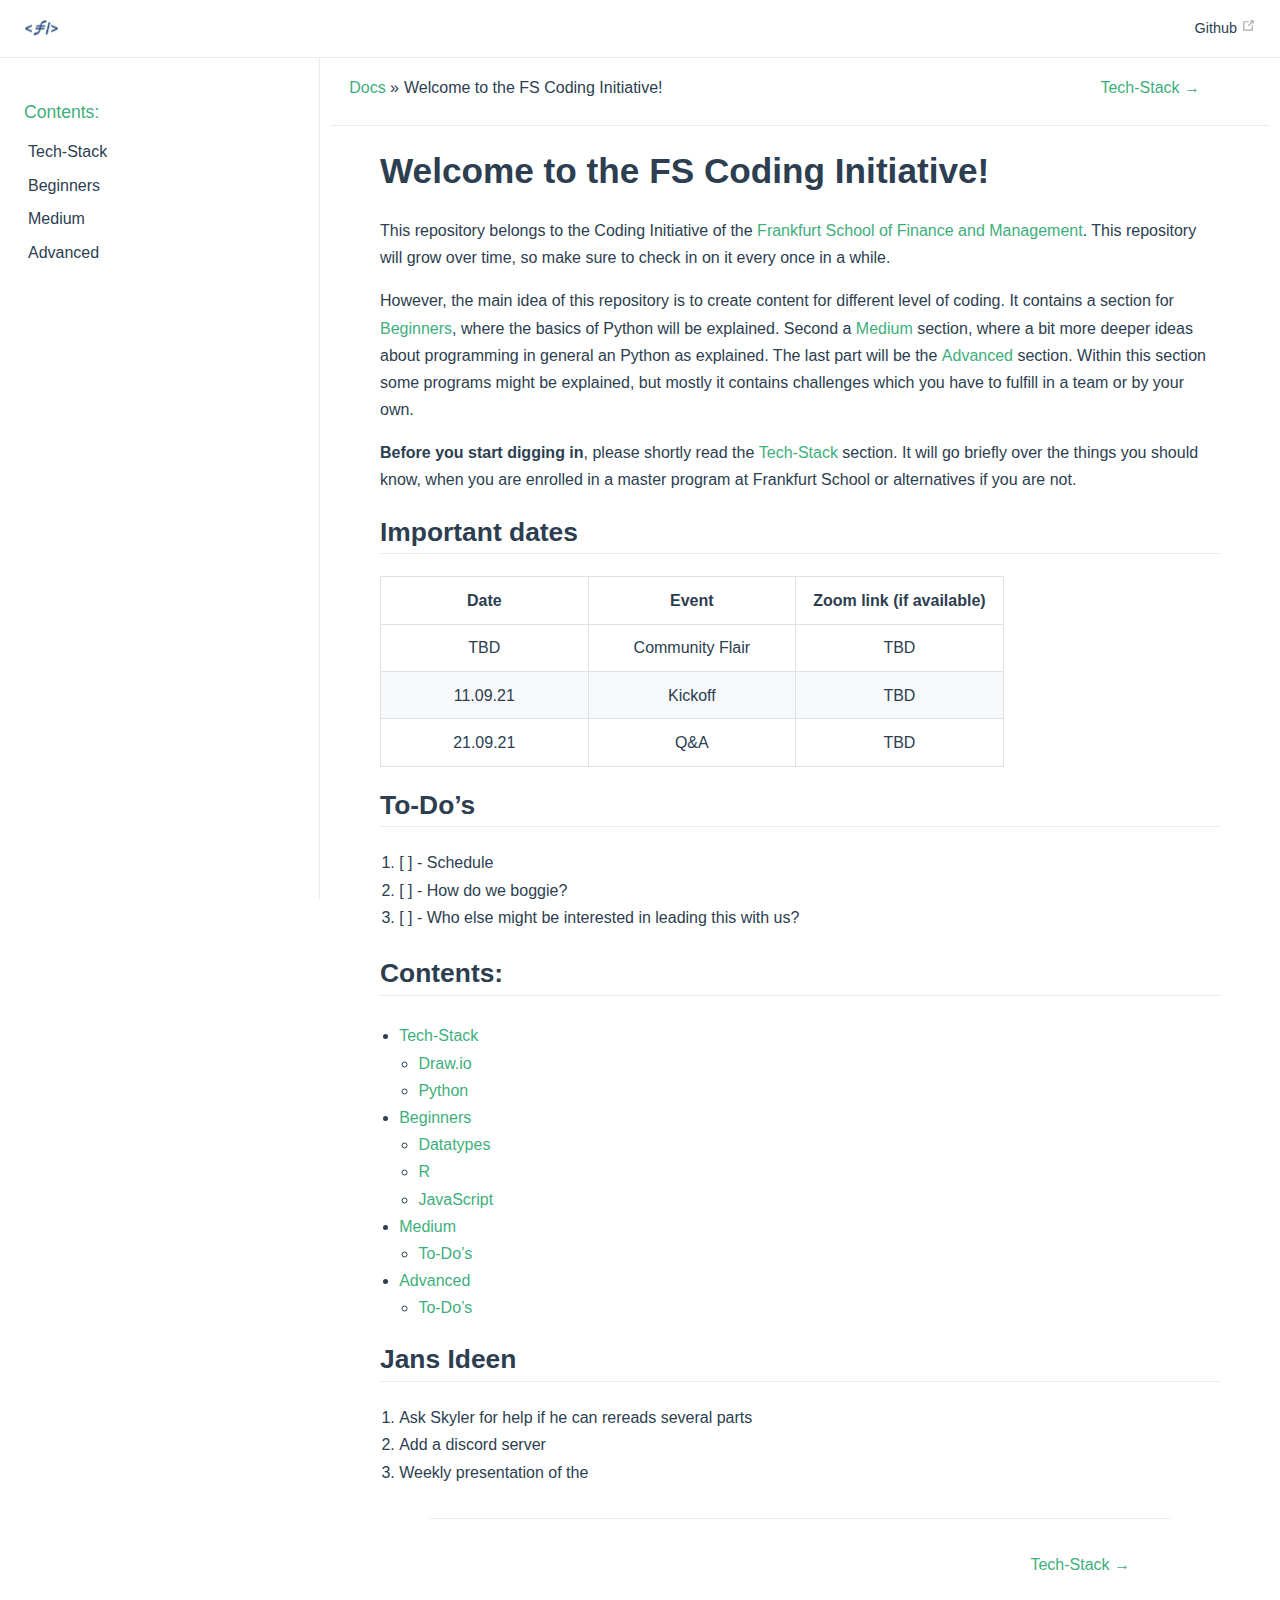
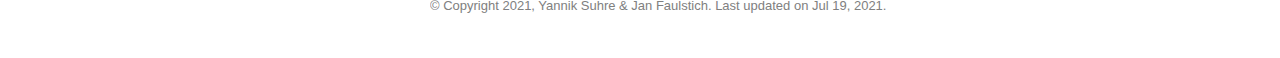
<file: docs/index.html>
<!DOCTYPE html>
<html >
  <head>
    <meta charset="utf-8">
    <meta name="viewport" content="width=device-width,initial-scale=1"><meta name="generator" content="Docutils 0.17.1: http://docutils.sourceforge.net/" />

      <title>Welcome to the FS Coding Initiative!</title>
    
          <link rel="stylesheet" href="_static/pygments.css" type="text/css" />
          <link rel="stylesheet" href="_static/theme.css " type="text/css" />
          <link rel="stylesheet" href="_static/custom.css" type="text/css" />
      
      <!-- sphinx script_files -->
        <script data-url_root="./" id="documentation_options" src="_static/documentation_options.js"></script>
        <script src="_static/jquery.js"></script>
        <script src="_static/underscore.js"></script>
        <script src="_static/doctools.js"></script>

      
      <!-- bundled in js (rollup iife) -->
      <!-- <script src="_static/theme-vendors.js"></script> -->
      <script src="_static/theme.js" defer></script>
    
      <link rel="shortcut icon" href="_static/logo.png"/>
  <link rel="index" title="Index" href="genindex.html" />
  <link rel="search" title="Search" href="search.html" />
  <link rel="next" title="Tech-Stack" href="set-up.html" /> 
  </head>

  <body>
    <div id="app">
    <div class="theme-container" :class="pageClasses"><navbar @toggle-sidebar="toggleSidebar">
  <router-link to="#" class="home-link">
    
      <img class="logo" src="_static/logo.png" alt="logo"/>
    
  </router-link>

  <div class="links">
    <navlinks class="can-hide">



  
    <div class="nav-item">
      <a href="https://github.com/FSCodingInitiative/Learning-Compendium"
        class="nav-link external">
          Github <outboundlink></outboundlink>
      </a>
    </div>
  

    </navlinks>
  </div>
</navbar>

      
      <div class="sidebar-mask" @click="toggleSidebar(false)">
      </div>
        <sidebar @toggle-sidebar="toggleSidebar">
          
          <navlinks>
            



  
    <div class="nav-item">
      <a href="https://github.com/FSCodingInitiative/Learning-Compendium"
        class="nav-link external">
          Github <outboundlink></outboundlink>
      </a>
    </div>
  

            
          </navlinks><div class="sidebar-links" role="navigation" aria-label="main navigation">
  
    <div class="sidebar-group">
      <p class="caption">
        <span class="caption-text"><a href="#to-do-s">Contents:</a></span>
      </p>
      <ul class="">
        
          <li class="toctree-l1 "><a href="set-up.html" class="reference internal ">Tech-Stack</a>

            
          </li>

        
          <li class="toctree-l1 "><a href="beginners.html" class="reference internal ">Beginners</a>

            
          </li>

        
          <li class="toctree-l1 "><a href="medium.html" class="reference internal ">Medium</a>

            
          </li>

        
          <li class="toctree-l1 "><a href="advanced.html" class="reference internal ">Advanced</a>

            
          </li>

        
      </ul>
    </div>
  
</div>
        </sidebar>

      <page>
          <div class="body-header" role="navigation" aria-label="navigation">
  
  <ul class="breadcrumbs">
    <li><a href="#">Docs</a> &raquo;</li>
    
    <li>Welcome to the FS Coding Initiative!</li>
  </ul>
  

  <ul class="page-nav">
  <li class="next">
    <a href="set-up.html"
       title="next chapter">Tech-Stack →</a>
  </li>
</ul>
  
</div>
<hr>
          <div class="content" role="main" v-pre>
            
  <section id="welcome-to-the-fs-coding-initiative">
<h1>Welcome to the FS Coding Initiative!<a class="headerlink" href="#welcome-to-the-fs-coding-initiative" title="Permalink to this headline">¶</a></h1>
<p>This repository belongs to the Coding Initiative of the
<a class="reference external" href="https://www.frankfurt-school.de/home">Frankfurt School of Finance and Management</a>.
This repository will grow over time, so make sure to check in on it every once
in a while.</p>
<p>However, the main idea of this repository is to create content for different
level of coding. It contains a section for <a class="reference internal" href="beginners.html#beginners"><span class="std std-ref">Beginners</span></a>, where the basics of
Python will be explained. Second a <a class="reference internal" href="medium.html#medium"><span class="std std-ref">Medium</span></a> section, where a bit more deeper
ideas about programming in general an Python as explained. The last part will be
the <a class="reference internal" href="advanced.html#advanced"><span class="std std-ref">Advanced</span></a> section. Within this section some programs might be explained,
but mostly it contains challenges which you have to fulfill in a team or by your
own.</p>
<p><strong>Before you start digging in</strong>, please shortly read the <a class="reference internal" href="set-up.html#tech-stack"><span class="std std-ref">Tech-Stack</span></a> section.
It will go briefly over the things you should know, when you are enrolled in
a master program at Frankfurt School or alternatives if you are not.</p>
<section id="important-dates">
<h2>Important dates<a class="headerlink" href="#important-dates" title="Permalink to this headline">¶</a></h2>
<table class="docutils align-default">
<colgroup>
<col style="width: 33%" />
<col style="width: 33%" />
<col style="width: 33%" />
</colgroup>
<thead>
<tr class="row-odd"><th class="head"><p>Date</p></th>
<th class="head"><p>Event</p></th>
<th class="head"><p>Zoom link (if available)</p></th>
</tr>
</thead>
<tbody>
<tr class="row-even"><td><p>TBD</p></td>
<td><p>Community Flair</p></td>
<td><p>TBD</p></td>
</tr>
<tr class="row-odd"><td><p>11.09.21</p></td>
<td><p>Kickoff</p></td>
<td><p>TBD</p></td>
</tr>
<tr class="row-even"><td><p>21.09.21</p></td>
<td><p>Q&amp;A</p></td>
<td><p>TBD</p></td>
</tr>
</tbody>
</table>
</section>
<section id="to-do-s">
<h2>To-Do’s<a class="headerlink" href="#to-do-s" title="Permalink to this headline">¶</a></h2>
<ol class="arabic simple">
<li><p>[ ] - Schedule</p></li>
<li><p>[ ] - How do we boggie?</p></li>
<li><p>[ ] - Who else might be interested in leading this with us?</p></li>
</ol>
<div class="toctree-wrapper compound">
<p class="caption" role="heading"><span class="caption-text">Contents:</span></p>
<ul>
<li class="toctree-l1"><a class="reference internal" href="set-up.html">Tech-Stack</a><ul>
<li class="toctree-l2"><a class="reference internal" href="set-up.html#draw-io">Draw.io</a></li>
<li class="toctree-l2"><a class="reference internal" href="set-up.html#python">Python</a></li>
</ul>
</li>
<li class="toctree-l1"><a class="reference internal" href="beginners.html">Beginners</a><ul>
<li class="toctree-l2"><a class="reference internal" href="datatypes.html">Datatypes</a></li>
<li class="toctree-l2"><a class="reference internal" href="beginners.html#r">R</a></li>
<li class="toctree-l2"><a class="reference internal" href="beginners.html#javascript">JavaScript</a></li>
</ul>
</li>
<li class="toctree-l1"><a class="reference internal" href="medium.html">Medium</a><ul>
<li class="toctree-l2"><a class="reference internal" href="medium.html#to-do-s">To-Do’s</a></li>
</ul>
</li>
<li class="toctree-l1"><a class="reference internal" href="advanced.html">Advanced</a><ul>
<li class="toctree-l2"><a class="reference internal" href="advanced.html#to-do-s">To-Do’s</a></li>
</ul>
</li>
</ul>
</div>
</section>
<section id="jans-ideen">
<h2>Jans Ideen<a class="headerlink" href="#jans-ideen" title="Permalink to this headline">¶</a></h2>
<ol class="arabic simple">
<li><p>Ask Skyler for help if he can rereads several parts</p></li>
<li><p>Add a discord server</p></li>
<li><p>Weekly presentation of the</p></li>
</ol>
</section>
</section>


          </div>
          <div class="page-nav">
            <div class="inner"><ul class="page-nav">
  <li class="next">
    <a href="set-up.html"
       title="next chapter">Tech-Stack →</a>
  </li>
</ul><div class="footer" role="contentinfo">
      &#169; Copyright 2021, Yannik Suhre &amp; Jan Faulstich.
    Last updated on Jul 19, 2021.
</div>
            </div>
          </div>
      </page>
    </div></div>
    
    
  </body>
</html>
</file>
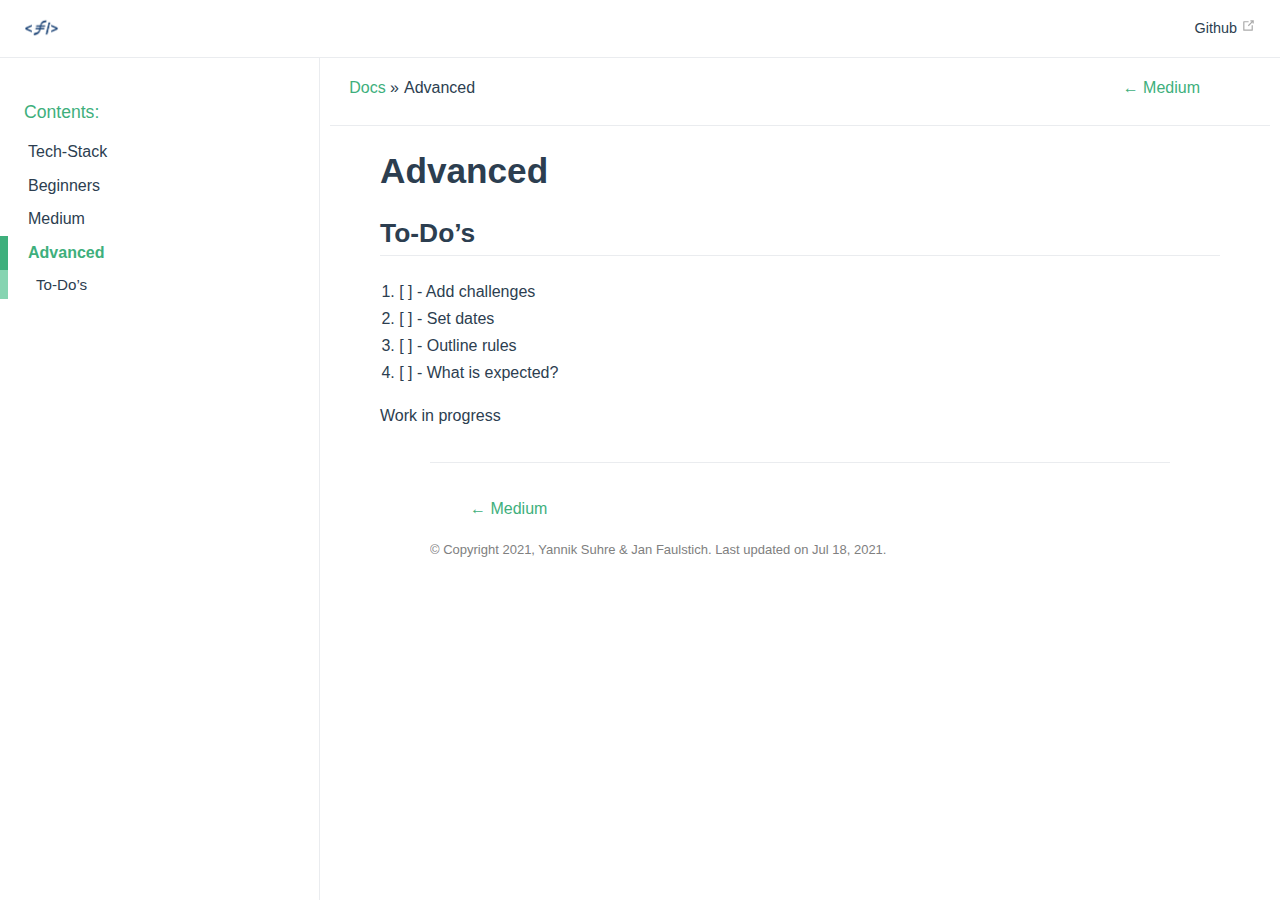
<file: docs/advanced.html>
<!DOCTYPE html>
<html >
  <head>
    <meta charset="utf-8">
    <meta name="viewport" content="width=device-width,initial-scale=1"><meta name="generator" content="Docutils 0.17.1: http://docutils.sourceforge.net/" />

      <title>Advanced</title>
    
          <link rel="stylesheet" href="_static/pygments.css" type="text/css" />
          <link rel="stylesheet" href="_static/theme.css " type="text/css" />
          <link rel="stylesheet" href="_static/custom.css" type="text/css" />
      
      <!-- sphinx script_files -->
        <script data-url_root="./" id="documentation_options" src="_static/documentation_options.js"></script>
        <script src="_static/jquery.js"></script>
        <script src="_static/underscore.js"></script>
        <script src="_static/doctools.js"></script>

      
      <!-- bundled in js (rollup iife) -->
      <!-- <script src="_static/theme-vendors.js"></script> -->
      <script src="_static/theme.js" defer></script>
    
      <link rel="shortcut icon" href="_static/logo.png"/>
  <link rel="index" title="Index" href="genindex.html" />
  <link rel="search" title="Search" href="search.html" />
  <link rel="prev" title="Medium" href="medium.html" /> 
  </head>

  <body>
    <div id="app">
    <div class="theme-container" :class="pageClasses"><navbar @toggle-sidebar="toggleSidebar">
  <router-link to="index.html" class="home-link">
    
      <img class="logo" src="_static/logo.png" alt="logo"/>
    
  </router-link>

  <div class="links">
    <navlinks class="can-hide">



  
    <div class="nav-item">
      <a href="https://github.com/FSCodingInitiative/Learning-Compendium"
        class="nav-link external">
          Github <outboundlink></outboundlink>
      </a>
    </div>
  

    </navlinks>
  </div>
</navbar>

      
      <div class="sidebar-mask" @click="toggleSidebar(false)">
      </div>
        <sidebar @toggle-sidebar="toggleSidebar">
          
          <navlinks>
            



  
    <div class="nav-item">
      <a href="https://github.com/FSCodingInitiative/Learning-Compendium"
        class="nav-link external">
          Github <outboundlink></outboundlink>
      </a>
    </div>
  

            
          </navlinks><div class="sidebar-links" role="navigation" aria-label="main navigation">
  
    <div class="sidebar-group">
      <p class="caption">
        <span class="caption-text"><a href="index.html#to-do-s">Contents:</a></span>
      </p>
      <ul class="current">
        
          <li class="toctree-l1 "><a href="set-up.html" class="reference internal ">Tech-Stack</a>

            
          </li>

        
          <li class="toctree-l1 "><a href="beginners.html" class="reference internal ">Beginners</a>

            
          </li>

        
          <li class="toctree-l1 "><a href="medium.html" class="reference internal ">Medium</a>

            
          </li>

        
          <li class="toctree-l1 current"><a href="#" class="reference internal current">Advanced</a>

            
              <ul>
                
                  <li class="toctree-l2"><a href="#to-do-s" class="reference internal">To-Do’s</a></li>
                
              </ul>
            
          </li>

        
      </ul>
    </div>
  
</div>
        </sidebar>

      <page>
          <div class="body-header" role="navigation" aria-label="navigation">
  
  <ul class="breadcrumbs">
    <li><a href="index.html">Docs</a> &raquo;</li>
    
    <li>Advanced</li>
  </ul>
  

  <ul class="page-nav">
  <li class="prev">
    <a href="medium.html"
       title="previous chapter">← Medium</a>
  </li>
</ul>
  
</div>
<hr>
          <div class="content" role="main" v-pre>
            
  <section id="advanced">
<h1>Advanced<a class="headerlink" href="#advanced" title="Permalink to this headline">¶</a></h1>
<section id="to-do-s">
<h2>To-Do’s<a class="headerlink" href="#to-do-s" title="Permalink to this headline">¶</a></h2>
<ol class="arabic simple">
<li><p>[ ] - Add challenges</p></li>
<li><p>[ ] - Set dates</p></li>
<li><p>[ ] - Outline rules</p></li>
<li><p>[ ] - What is expected?</p></li>
</ol>
<p>Work in progress</p>
</section>
</section>


          </div>
          <div class="page-nav">
            <div class="inner"><ul class="page-nav">
  <li class="prev">
    <a href="medium.html"
       title="previous chapter">← Medium</a>
  </li>
</ul><div class="footer" role="contentinfo">
      &#169; Copyright 2021, Yannik Suhre &amp; Jan Faulstich.
    Last updated on Jul 18, 2021.
</div>
            </div>
          </div>
      </page>
    </div></div>
    
    
  </body>
</html>
</file>
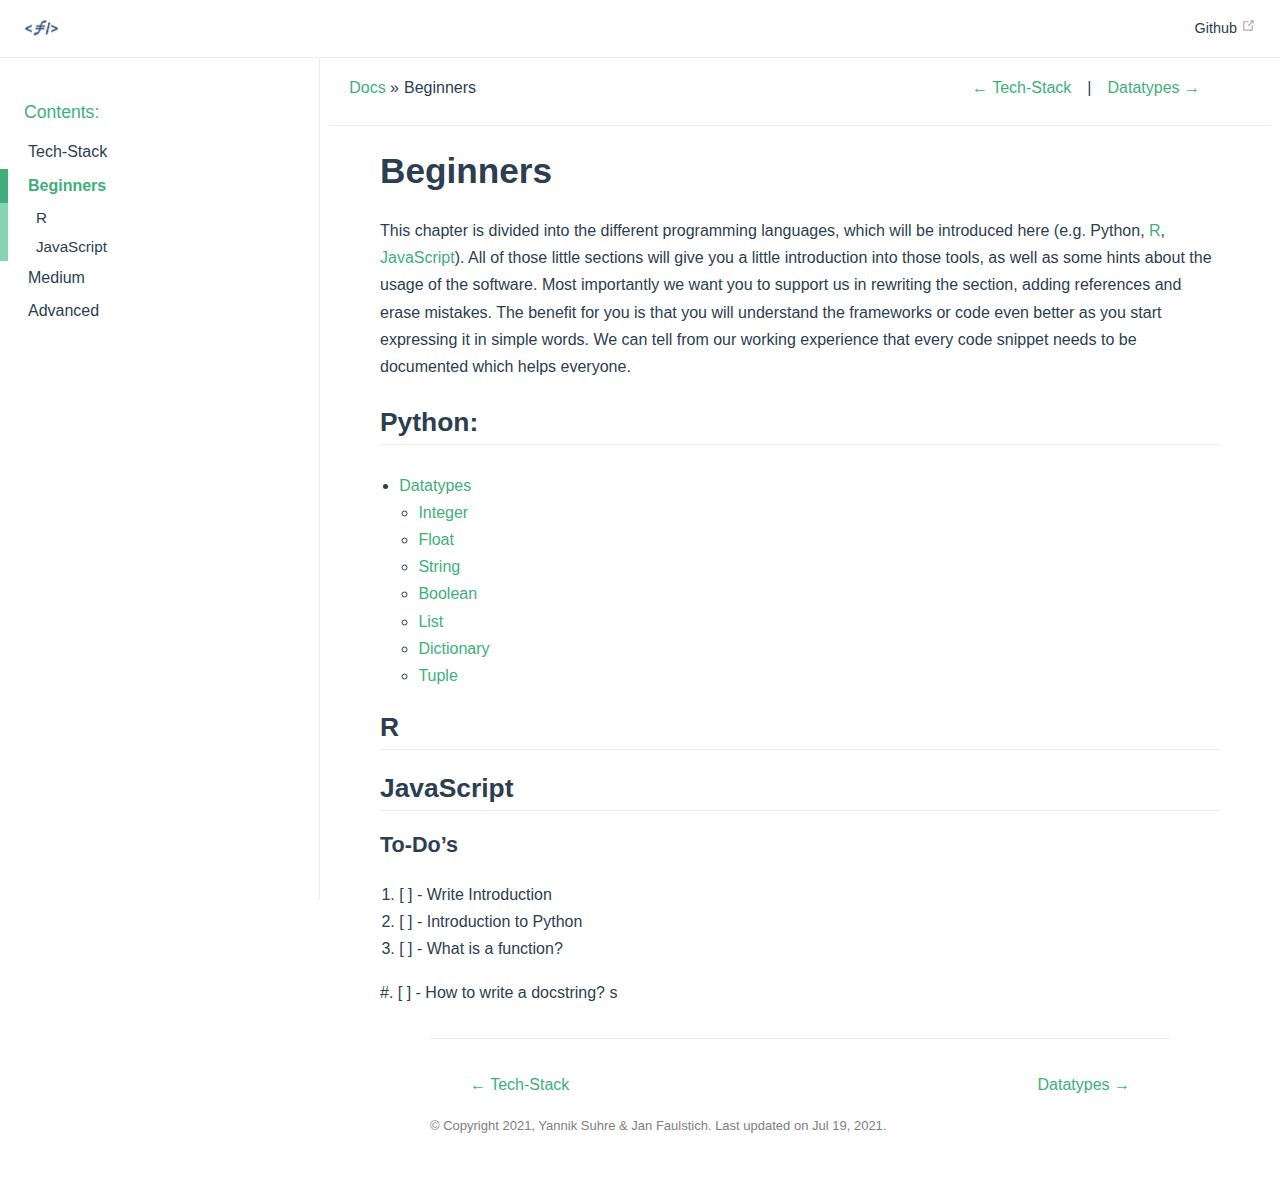
<file: docs/beginners.html>
<!DOCTYPE html>
<html >
  <head>
    <meta charset="utf-8">
    <meta name="viewport" content="width=device-width,initial-scale=1"><meta name="generator" content="Docutils 0.17.1: http://docutils.sourceforge.net/" />

      <title>Beginners</title>
    
          <link rel="stylesheet" href="_static/pygments.css" type="text/css" />
          <link rel="stylesheet" href="_static/theme.css " type="text/css" />
          <link rel="stylesheet" href="_static/custom.css" type="text/css" />
      
      <!-- sphinx script_files -->
        <script data-url_root="./" id="documentation_options" src="_static/documentation_options.js"></script>
        <script src="_static/jquery.js"></script>
        <script src="_static/underscore.js"></script>
        <script src="_static/doctools.js"></script>

      
      <!-- bundled in js (rollup iife) -->
      <!-- <script src="_static/theme-vendors.js"></script> -->
      <script src="_static/theme.js" defer></script>
    
      <link rel="shortcut icon" href="_static/logo.png"/>
  <link rel="index" title="Index" href="genindex.html" />
  <link rel="search" title="Search" href="search.html" />
  <link rel="next" title="Datatypes" href="datatypes.html" />
  <link rel="prev" title="Tech-Stack" href="set-up.html" /> 
  </head>

  <body>
    <div id="app">
    <div class="theme-container" :class="pageClasses"><navbar @toggle-sidebar="toggleSidebar">
  <router-link to="index.html" class="home-link">
    
      <img class="logo" src="_static/logo.png" alt="logo"/>
    
  </router-link>

  <div class="links">
    <navlinks class="can-hide">



  
    <div class="nav-item">
      <a href="https://github.com/FSCodingInitiative/Learning-Compendium"
        class="nav-link external">
          Github <outboundlink></outboundlink>
      </a>
    </div>
  

    </navlinks>
  </div>
</navbar>

      
      <div class="sidebar-mask" @click="toggleSidebar(false)">
      </div>
        <sidebar @toggle-sidebar="toggleSidebar">
          
          <navlinks>
            



  
    <div class="nav-item">
      <a href="https://github.com/FSCodingInitiative/Learning-Compendium"
        class="nav-link external">
          Github <outboundlink></outboundlink>
      </a>
    </div>
  

            
          </navlinks><div class="sidebar-links" role="navigation" aria-label="main navigation">
  
    <div class="sidebar-group">
      <p class="caption">
        <span class="caption-text"><a href="index.html#to-do-s">Contents:</a></span>
      </p>
      <ul class="current">
        
          <li class="toctree-l1 "><a href="set-up.html" class="reference internal ">Tech-Stack</a>

            
          </li>

        
          <li class="toctree-l1 current"><a href="#" class="reference internal current">Beginners</a>

            
              <ul>
                
                  <li class="toctree-l2"><a href="#r" class="reference internal">R</a></li>
                
                  <li class="toctree-l2"><a href="#javascript" class="reference internal">JavaScript</a></li>
                
              </ul>
            
          </li>

        
          <li class="toctree-l1 "><a href="medium.html" class="reference internal ">Medium</a>

            
          </li>

        
          <li class="toctree-l1 "><a href="advanced.html" class="reference internal ">Advanced</a>

            
          </li>

        
      </ul>
    </div>
  
</div>
        </sidebar>

      <page>
          <div class="body-header" role="navigation" aria-label="navigation">
  
  <ul class="breadcrumbs">
    <li><a href="index.html">Docs</a> &raquo;</li>
    
    <li>Beginners</li>
  </ul>
  

  <ul class="page-nav">
  <li class="prev">
    <a href="set-up.html"
       title="previous chapter">← Tech-Stack</a>
  </li>
  <li class="next">
    <a href="datatypes.html"
       title="next chapter">Datatypes →</a>
  </li>
</ul>
  
</div>
<hr>
          <div class="content" role="main" v-pre>
            
  <section id="beginners">
<h1>Beginners<a class="headerlink" href="#beginners" title="Permalink to this headline">¶</a></h1>
<p>This chapter is divided into the different programming languages, which will
be introduced here (e.g. <span class="xref std std-ref">Python</span>, <a class="reference internal" href="#r"><span class="std std-ref">R</span></a>, <a class="reference internal" href="#javascript"><span class="std std-ref">JavaScript</span></a>). All of those
little sections will give you a little introduction into those tools, as well
as some hints about the usage of the software. Most importantly we want you to support us
in rewriting the section, adding references and erase mistakes. The benefit for you is that you will
understand the frameworks or code even better as you start expressing it in simple words. We can
tell from our working experience that every code snippet needs to be documented which helps everyone.</p>
<div class="toctree-wrapper compound">
<p class="caption" role="heading"><span class="caption-text">Python:</span></p>
<ul>
<li class="toctree-l1"><a class="reference internal" href="datatypes.html">Datatypes</a><ul>
<li class="toctree-l2"><a class="reference internal" href="datatypes.html#integer">Integer</a></li>
<li class="toctree-l2"><a class="reference internal" href="datatypes.html#float">Float</a></li>
<li class="toctree-l2"><a class="reference internal" href="datatypes.html#string">String</a></li>
<li class="toctree-l2"><a class="reference internal" href="datatypes.html#boolean">Boolean</a></li>
<li class="toctree-l2"><a class="reference internal" href="datatypes.html#list">List</a></li>
<li class="toctree-l2"><a class="reference internal" href="datatypes.html#dictionary">Dictionary</a></li>
<li class="toctree-l2"><a class="reference internal" href="datatypes.html#tuple">Tuple</a></li>
</ul>
</li>
</ul>
</div>
<section id="r">
<h2>R<a class="headerlink" href="#r" title="Permalink to this headline">¶</a></h2>
</section>
<section id="javascript">
<h2>JavaScript<a class="headerlink" href="#javascript" title="Permalink to this headline">¶</a></h2>
<section id="to-do-s">
<h3>To-Do’s<a class="headerlink" href="#to-do-s" title="Permalink to this headline">¶</a></h3>
<ol class="arabic simple">
<li><p>[ ] - Write Introduction</p></li>
<li><p>[ ] - Introduction to Python</p></li>
<li><p>[ ] - What is a function?</p></li>
</ol>
<p>#. [ ] - How to write a docstring?
s</p>
</section>
</section>
</section>


          </div>
          <div class="page-nav">
            <div class="inner"><ul class="page-nav">
  <li class="prev">
    <a href="set-up.html"
       title="previous chapter">← Tech-Stack</a>
  </li>
  <li class="next">
    <a href="datatypes.html"
       title="next chapter">Datatypes →</a>
  </li>
</ul><div class="footer" role="contentinfo">
      &#169; Copyright 2021, Yannik Suhre &amp; Jan Faulstich.
    Last updated on Jul 19, 2021.
</div>
            </div>
          </div>
      </page>
    </div></div>
    
    
  </body>
</html>
</file>
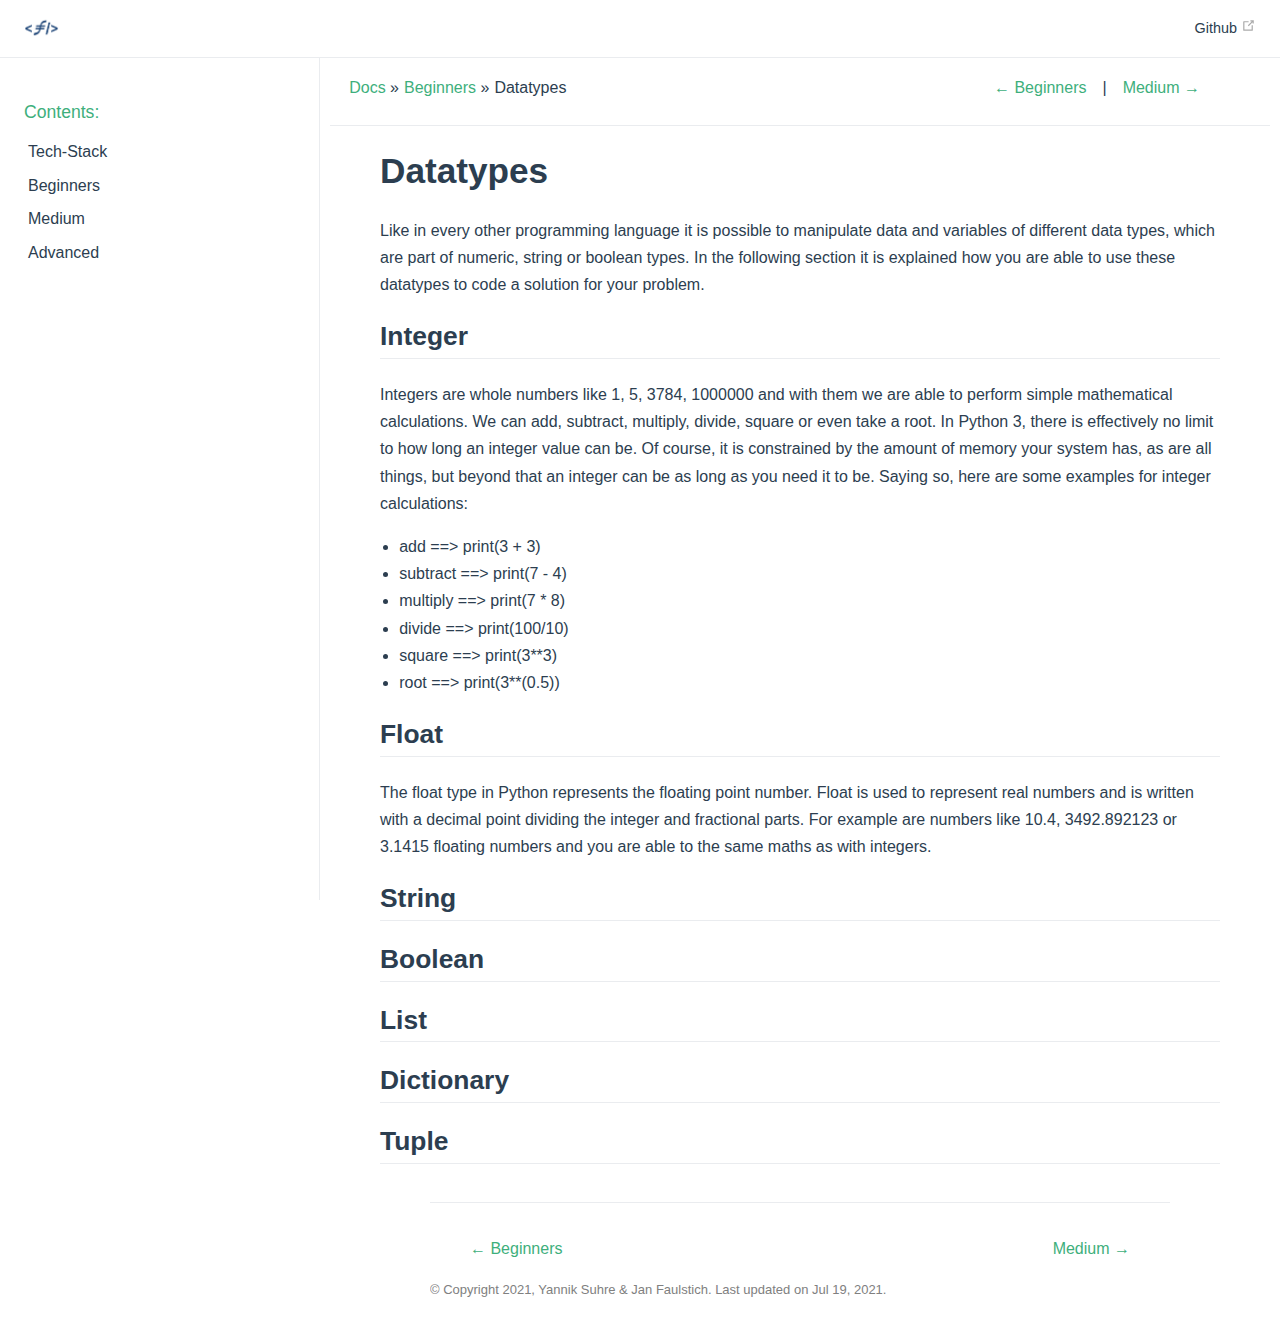
<file: docs/datatypes.html>
<!DOCTYPE html>
<html >
  <head>
    <meta charset="utf-8">
    <meta name="viewport" content="width=device-width,initial-scale=1"><meta name="generator" content="Docutils 0.17.1: http://docutils.sourceforge.net/" />

      <title>Datatypes</title>
    
          <link rel="stylesheet" href="_static/pygments.css" type="text/css" />
          <link rel="stylesheet" href="_static/theme.css " type="text/css" />
          <link rel="stylesheet" href="_static/custom.css" type="text/css" />
      
      <!-- sphinx script_files -->
        <script data-url_root="./" id="documentation_options" src="_static/documentation_options.js"></script>
        <script src="_static/jquery.js"></script>
        <script src="_static/underscore.js"></script>
        <script src="_static/doctools.js"></script>

      
      <!-- bundled in js (rollup iife) -->
      <!-- <script src="_static/theme-vendors.js"></script> -->
      <script src="_static/theme.js" defer></script>
    
      <link rel="shortcut icon" href="_static/logo.png"/>
  <link rel="index" title="Index" href="genindex.html" />
  <link rel="search" title="Search" href="search.html" />
  <link rel="next" title="Medium" href="medium.html" />
  <link rel="prev" title="Beginners" href="beginners.html" /> 
  </head>

  <body>
    <div id="app">
    <div class="theme-container" :class="pageClasses"><navbar @toggle-sidebar="toggleSidebar">
  <router-link to="index.html" class="home-link">
    
      <img class="logo" src="_static/logo.png" alt="logo"/>
    
  </router-link>

  <div class="links">
    <navlinks class="can-hide">



  
    <div class="nav-item">
      <a href="https://github.com/FSCodingInitiative/Learning-Compendium"
        class="nav-link external">
          Github <outboundlink></outboundlink>
      </a>
    </div>
  

    </navlinks>
  </div>
</navbar>

      
      <div class="sidebar-mask" @click="toggleSidebar(false)">
      </div>
        <sidebar @toggle-sidebar="toggleSidebar">
          
          <navlinks>
            



  
    <div class="nav-item">
      <a href="https://github.com/FSCodingInitiative/Learning-Compendium"
        class="nav-link external">
          Github <outboundlink></outboundlink>
      </a>
    </div>
  

            
          </navlinks><div class="sidebar-links" role="navigation" aria-label="main navigation">
  
    <div class="sidebar-group">
      <p class="caption">
        <span class="caption-text"><a href="index.html#to-do-s">Contents:</a></span>
      </p>
      <ul class="">
        
          <li class="toctree-l1 "><a href="set-up.html" class="reference internal ">Tech-Stack</a>

            
          </li>

        
          <li class="toctree-l1 "><a href="beginners.html" class="reference internal ">Beginners</a>

            
          </li>

        
          <li class="toctree-l1 "><a href="medium.html" class="reference internal ">Medium</a>

            
          </li>

        
          <li class="toctree-l1 "><a href="advanced.html" class="reference internal ">Advanced</a>

            
          </li>

        
      </ul>
    </div>
  
</div>
        </sidebar>

      <page>
          <div class="body-header" role="navigation" aria-label="navigation">
  
  <ul class="breadcrumbs">
    <li><a href="index.html">Docs</a> &raquo;</li>
    
      <li><a href="beginners.html">Beginners</a> &raquo;</li>
    
    <li>Datatypes</li>
  </ul>
  

  <ul class="page-nav">
  <li class="prev">
    <a href="beginners.html"
       title="previous chapter">← Beginners</a>
  </li>
  <li class="next">
    <a href="medium.html"
       title="next chapter">Medium →</a>
  </li>
</ul>
  
</div>
<hr>
          <div class="content" role="main" v-pre>
            
  <section id="datatypes">
<h1>Datatypes<a class="headerlink" href="#datatypes" title="Permalink to this headline">¶</a></h1>
<p>Like in every other programming language it is possible to manipulate data and variables of different data types,
which are part of numeric, string or boolean types. In the following section it is explained how you are able to
use these datatypes to code a solution for your problem.</p>
<section id="integer">
<h2>Integer<a class="headerlink" href="#integer" title="Permalink to this headline">¶</a></h2>
<p>Integers are whole numbers like 1, 5, 3784, 1000000 and with them we are able to perform simple mathematical calculations.
We can add, subtract, multiply, divide, square or even take a root.
In Python 3, there is effectively no limit to how long an integer value can be. Of course, it is constrained by
the amount of memory your system has, as are all things, but beyond that an integer can be as long as you need it to be.
Saying so, here are some examples for integer calculations:</p>
<ul class="simple">
<li><p>add ==&gt; print(3 + 3)</p></li>
<li><p>subtract ==&gt; print(7 - 4)</p></li>
<li><p>multiply ==&gt; print(7 * 8)</p></li>
<li><p>divide ==&gt; print(100/10)</p></li>
<li><p>square ==&gt; print(3**3)</p></li>
<li><p>root ==&gt; print(3**(0.5))</p></li>
</ul>
</section>
<section id="float">
<h2>Float<a class="headerlink" href="#float" title="Permalink to this headline">¶</a></h2>
<p>The float type in Python represents the floating point number. Float is used to represent real numbers and is written with a decimal point dividing the integer and fractional parts.
For example are numbers like 10.4, 3492.892123 or 3.1415 floating numbers and you are able to the same maths as with integers.</p>
</section>
<section id="string">
<h2>String<a class="headerlink" href="#string" title="Permalink to this headline">¶</a></h2>
</section>
<section id="boolean">
<h2>Boolean<a class="headerlink" href="#boolean" title="Permalink to this headline">¶</a></h2>
</section>
<section id="list">
<h2>List<a class="headerlink" href="#list" title="Permalink to this headline">¶</a></h2>
</section>
<section id="dictionary">
<h2>Dictionary<a class="headerlink" href="#dictionary" title="Permalink to this headline">¶</a></h2>
</section>
<section id="tuple">
<h2>Tuple<a class="headerlink" href="#tuple" title="Permalink to this headline">¶</a></h2>
</section>
</section>


          </div>
          <div class="page-nav">
            <div class="inner"><ul class="page-nav">
  <li class="prev">
    <a href="beginners.html"
       title="previous chapter">← Beginners</a>
  </li>
  <li class="next">
    <a href="medium.html"
       title="next chapter">Medium →</a>
  </li>
</ul><div class="footer" role="contentinfo">
      &#169; Copyright 2021, Yannik Suhre &amp; Jan Faulstich.
    Last updated on Jul 19, 2021.
</div>
            </div>
          </div>
      </page>
    </div></div>
    
    
  </body>
</html>
</file>
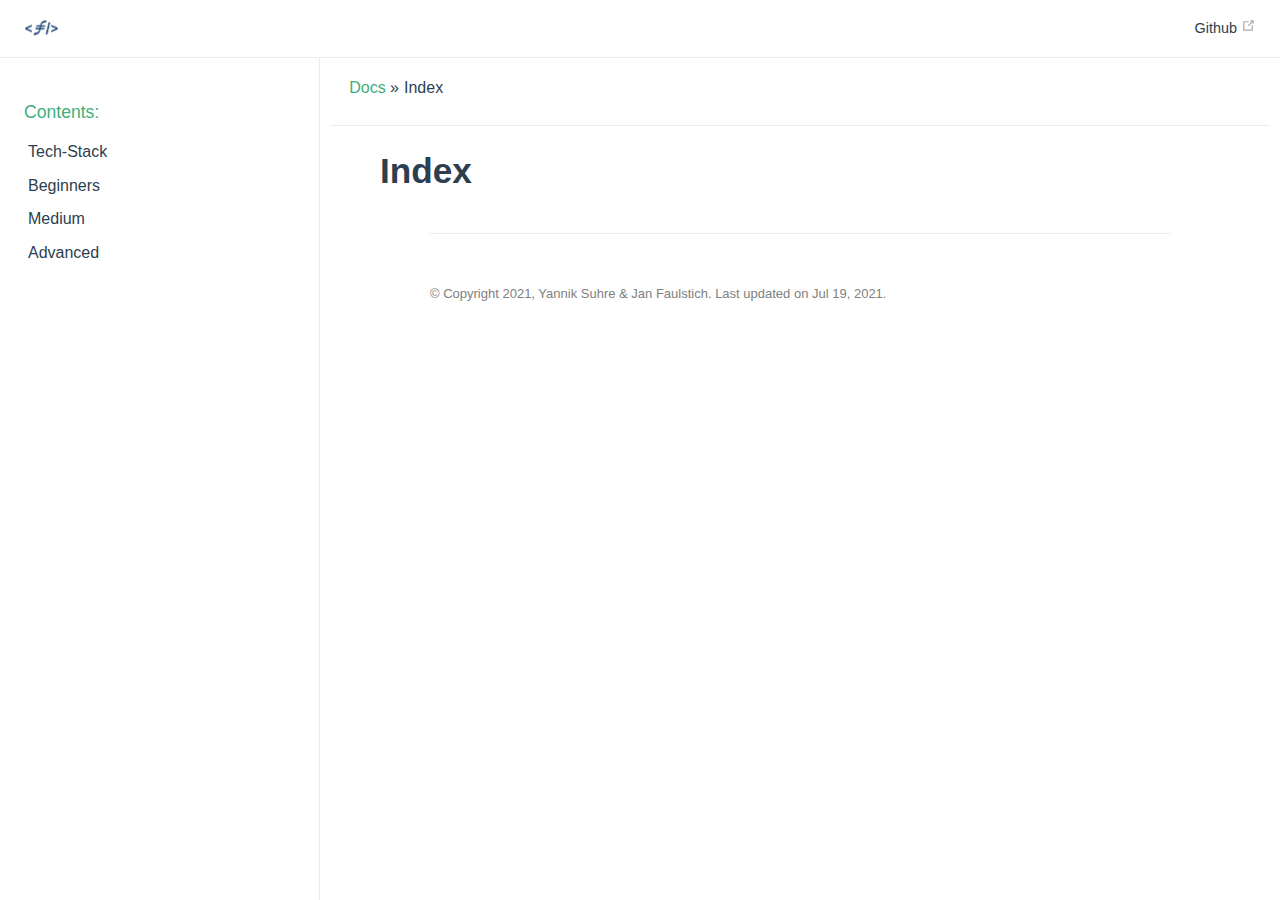
<file: docs/genindex.html>
<!DOCTYPE html>
<html >
  <head>
    <meta charset="utf-8">
    <meta name="viewport" content="width=device-width,initial-scale=1">
      <title>Index</title>
    
          <link rel="stylesheet" href="_static/pygments.css" type="text/css" />
          <link rel="stylesheet" href="_static/theme.css " type="text/css" />
          <link rel="stylesheet" href="_static/custom.css" type="text/css" />
      
      <!-- sphinx script_files -->
        <script data-url_root="./" id="documentation_options" src="_static/documentation_options.js"></script>
        <script src="_static/jquery.js"></script>
        <script src="_static/underscore.js"></script>
        <script src="_static/doctools.js"></script>

      
      <!-- bundled in js (rollup iife) -->
      <!-- <script src="_static/theme-vendors.js"></script> -->
      <script src="_static/theme.js" defer></script>
    
      <link rel="shortcut icon" href="_static/logo.png"/>
  <link rel="index" title="Index" href="#" />
  <link rel="search" title="Search" href="search.html" /> 
  </head>

  <body>
    <div id="app">
    <div class="theme-container" :class="pageClasses"><navbar @toggle-sidebar="toggleSidebar">
  <router-link to="index.html" class="home-link">
    
      <img class="logo" src="_static/logo.png" alt="logo"/>
    
  </router-link>

  <div class="links">
    <navlinks class="can-hide">



  
    <div class="nav-item">
      <a href="https://github.com/FSCodingInitiative/Learning-Compendium"
        class="nav-link external">
          Github <outboundlink></outboundlink>
      </a>
    </div>
  

    </navlinks>
  </div>
</navbar>

      
      <div class="sidebar-mask" @click="toggleSidebar(false)">
      </div>
        <sidebar @toggle-sidebar="toggleSidebar">
          
          <navlinks>
            



  
    <div class="nav-item">
      <a href="https://github.com/FSCodingInitiative/Learning-Compendium"
        class="nav-link external">
          Github <outboundlink></outboundlink>
      </a>
    </div>
  

            
          </navlinks><div class="sidebar-links" role="navigation" aria-label="main navigation">
  
    <div class="sidebar-group">
      <p class="caption">
        <span class="caption-text"><a href="index.html#to-do-s">Contents:</a></span>
      </p>
      <ul class="">
        
          <li class="toctree-l1 "><a href="set-up.html" class="reference internal ">Tech-Stack</a>

            
          </li>

        
          <li class="toctree-l1 "><a href="beginners.html" class="reference internal ">Beginners</a>

            
          </li>

        
          <li class="toctree-l1 "><a href="medium.html" class="reference internal ">Medium</a>

            
          </li>

        
          <li class="toctree-l1 "><a href="advanced.html" class="reference internal ">Advanced</a>

            
          </li>

        
      </ul>
    </div>
  
</div>
        </sidebar>

      <page>
          <div class="body-header" role="navigation" aria-label="navigation">
  
  <ul class="breadcrumbs">
    <li><a href="index.html">Docs</a> &raquo;</li>
    
    <li>Index</li>
  </ul>
  

  <ul class="page-nav">
</ul>
  
</div>
<hr>
          <div class="content" role="main" v-pre>
            

<h1 id="index">Index</h1>

<div class="genindex-jumpbox">
 
</div>


          </div>
          <div class="page-nav">
            <div class="inner"><ul class="page-nav">
</ul><div class="footer" role="contentinfo">
      &#169; Copyright 2021, Yannik Suhre &amp; Jan Faulstich.
    Last updated on Jul 19, 2021.
</div>
            </div>
          </div>
      </page>
    </div></div>
    
    
  </body>
</html>
</file>
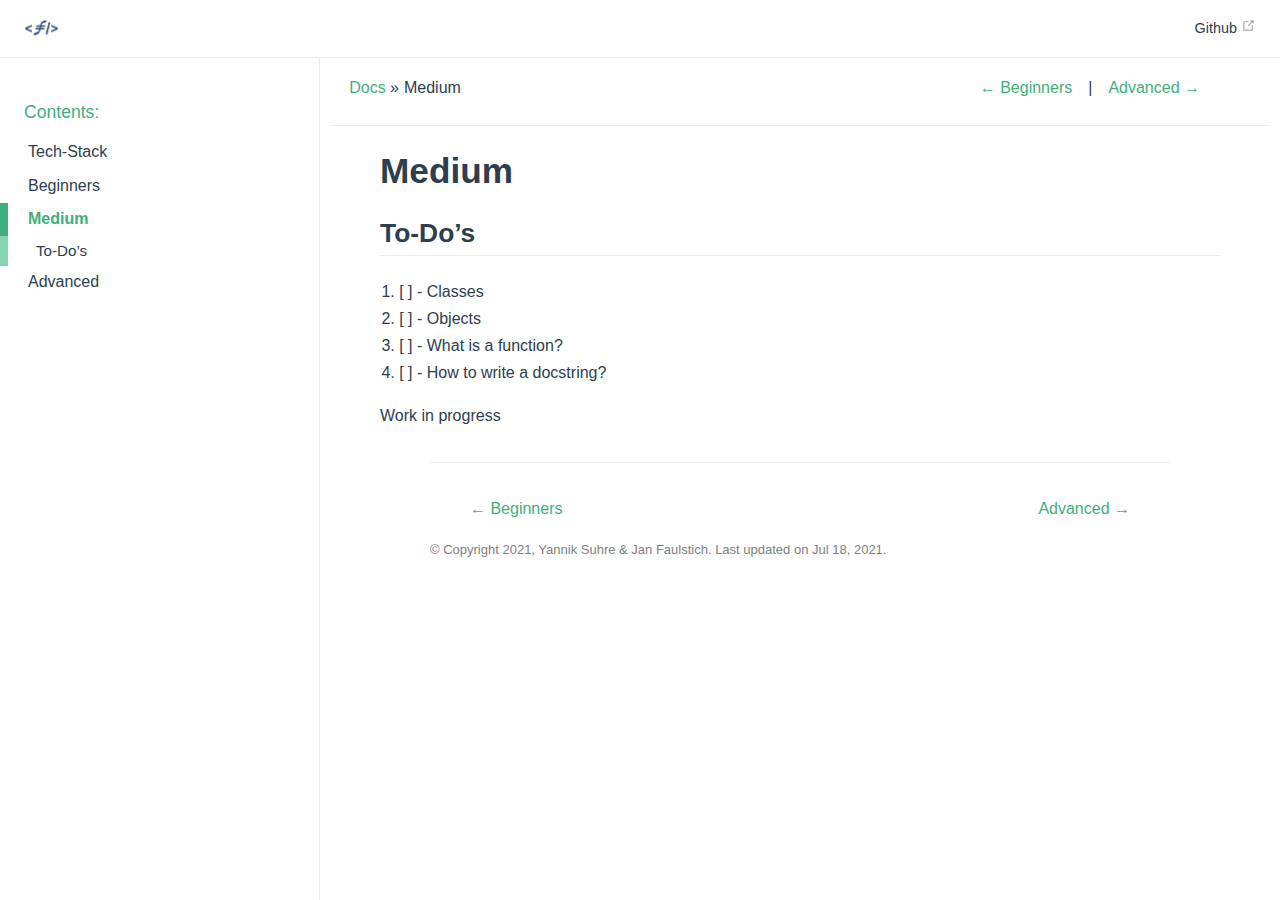
<file: docs/medium.html>
<!DOCTYPE html>
<html >
  <head>
    <meta charset="utf-8">
    <meta name="viewport" content="width=device-width,initial-scale=1"><meta name="generator" content="Docutils 0.17.1: http://docutils.sourceforge.net/" />

      <title>Medium</title>
    
          <link rel="stylesheet" href="_static/pygments.css" type="text/css" />
          <link rel="stylesheet" href="_static/theme.css " type="text/css" />
          <link rel="stylesheet" href="_static/custom.css" type="text/css" />
      
      <!-- sphinx script_files -->
        <script data-url_root="./" id="documentation_options" src="_static/documentation_options.js"></script>
        <script src="_static/jquery.js"></script>
        <script src="_static/underscore.js"></script>
        <script src="_static/doctools.js"></script>

      
      <!-- bundled in js (rollup iife) -->
      <!-- <script src="_static/theme-vendors.js"></script> -->
      <script src="_static/theme.js" defer></script>
    
      <link rel="shortcut icon" href="_static/logo.png"/>
  <link rel="index" title="Index" href="genindex.html" />
  <link rel="search" title="Search" href="search.html" />
  <link rel="next" title="Advanced" href="advanced.html" />
  <link rel="prev" title="Beginners" href="beginners.html" /> 
  </head>

  <body>
    <div id="app">
    <div class="theme-container" :class="pageClasses"><navbar @toggle-sidebar="toggleSidebar">
  <router-link to="index.html" class="home-link">
    
      <img class="logo" src="_static/logo.png" alt="logo"/>
    
  </router-link>

  <div class="links">
    <navlinks class="can-hide">



  
    <div class="nav-item">
      <a href="https://github.com/FSCodingInitiative/Learning-Compendium"
        class="nav-link external">
          Github <outboundlink></outboundlink>
      </a>
    </div>
  

    </navlinks>
  </div>
</navbar>

      
      <div class="sidebar-mask" @click="toggleSidebar(false)">
      </div>
        <sidebar @toggle-sidebar="toggleSidebar">
          
          <navlinks>
            



  
    <div class="nav-item">
      <a href="https://github.com/FSCodingInitiative/Learning-Compendium"
        class="nav-link external">
          Github <outboundlink></outboundlink>
      </a>
    </div>
  

            
          </navlinks><div class="sidebar-links" role="navigation" aria-label="main navigation">
  
    <div class="sidebar-group">
      <p class="caption">
        <span class="caption-text"><a href="index.html#to-do-s">Contents:</a></span>
      </p>
      <ul class="current">
        
          <li class="toctree-l1 "><a href="set-up.html" class="reference internal ">Tech-Stack</a>

            
          </li>

        
          <li class="toctree-l1 "><a href="beginners.html" class="reference internal ">Beginners</a>

            
          </li>

        
          <li class="toctree-l1 current"><a href="#" class="reference internal current">Medium</a>

            
              <ul>
                
                  <li class="toctree-l2"><a href="#to-do-s" class="reference internal">To-Do’s</a></li>
                
              </ul>
            
          </li>

        
          <li class="toctree-l1 "><a href="advanced.html" class="reference internal ">Advanced</a>

            
          </li>

        
      </ul>
    </div>
  
</div>
        </sidebar>

      <page>
          <div class="body-header" role="navigation" aria-label="navigation">
  
  <ul class="breadcrumbs">
    <li><a href="index.html">Docs</a> &raquo;</li>
    
    <li>Medium</li>
  </ul>
  

  <ul class="page-nav">
  <li class="prev">
    <a href="beginners.html"
       title="previous chapter">← Beginners</a>
  </li>
  <li class="next">
    <a href="advanced.html"
       title="next chapter">Advanced →</a>
  </li>
</ul>
  
</div>
<hr>
          <div class="content" role="main" v-pre>
            
  <section id="medium">
<h1>Medium<a class="headerlink" href="#medium" title="Permalink to this headline">¶</a></h1>
<section id="to-do-s">
<h2>To-Do’s<a class="headerlink" href="#to-do-s" title="Permalink to this headline">¶</a></h2>
<ol class="arabic simple">
<li><p>[ ] - Classes</p></li>
<li><p>[ ] - Objects</p></li>
<li><p>[ ] - What is a function?</p></li>
<li><p>[ ] - How to write a docstring?</p></li>
</ol>
<p>Work in progress</p>
</section>
</section>


          </div>
          <div class="page-nav">
            <div class="inner"><ul class="page-nav">
  <li class="prev">
    <a href="beginners.html"
       title="previous chapter">← Beginners</a>
  </li>
  <li class="next">
    <a href="advanced.html"
       title="next chapter">Advanced →</a>
  </li>
</ul><div class="footer" role="contentinfo">
      &#169; Copyright 2021, Yannik Suhre &amp; Jan Faulstich.
    Last updated on Jul 18, 2021.
</div>
            </div>
          </div>
      </page>
    </div></div>
    
    
  </body>
</html>
</file>
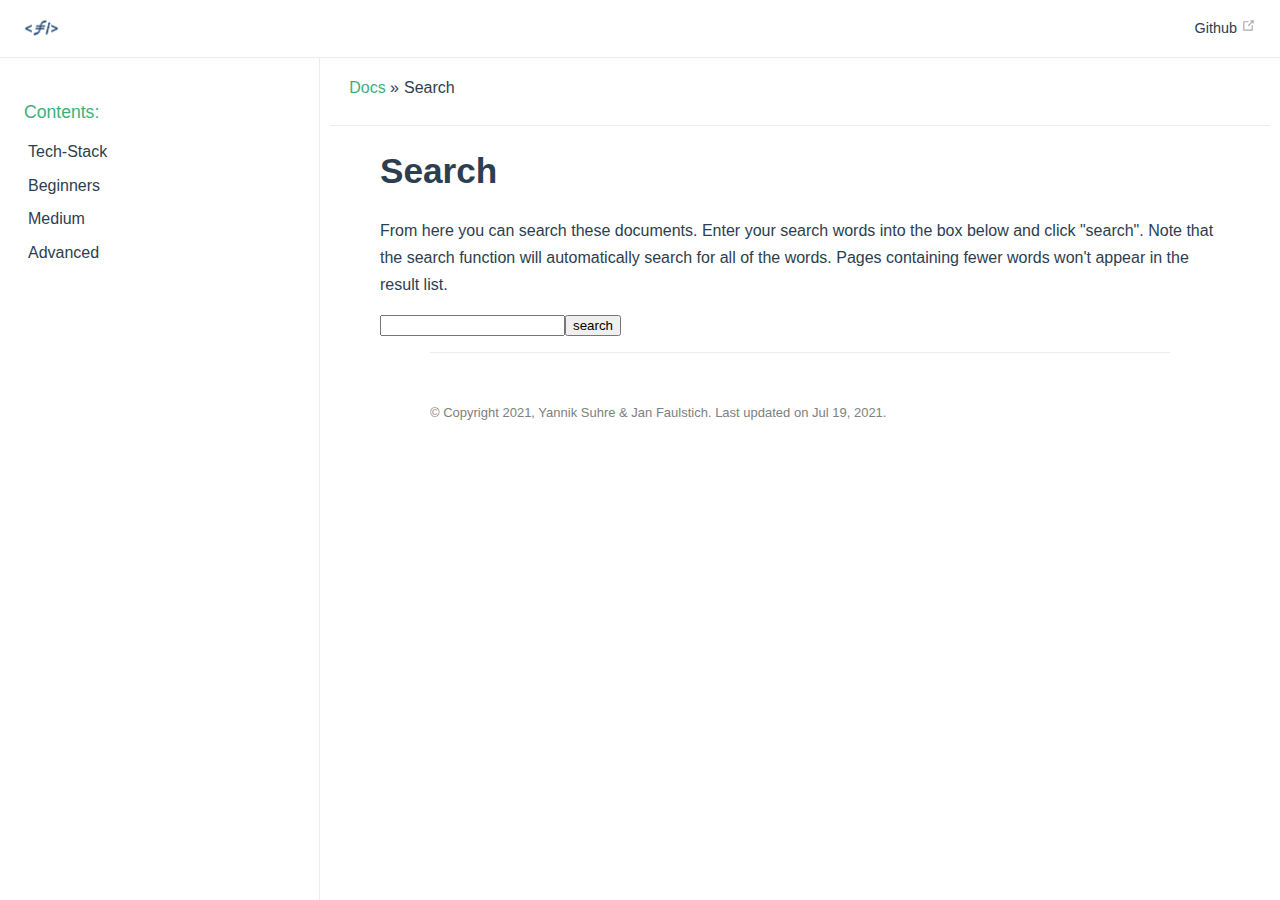
<file: docs/search.html>
<!DOCTYPE html>
<html >
  <head>
    <meta charset="utf-8">
    <meta name="viewport" content="width=device-width,initial-scale=1">
      <title>Search</title>
    
          <link rel="stylesheet" href="_static/pygments.css" type="text/css" />
          <link rel="stylesheet" href="_static/theme.css " type="text/css" />
          <link rel="stylesheet" href="_static/custom.css" type="text/css" />
  
      
      <!-- sphinx script_files -->
        <script data-url_root="./" id="documentation_options" src="_static/documentation_options.js"></script>
        <script src="_static/jquery.js"></script>
        <script src="_static/underscore.js"></script>
        <script src="_static/doctools.js"></script>

      
      <!-- bundled in js (rollup iife) -->
      <!-- <script src="_static/theme-vendors.js"></script> -->
      <script src="_static/theme.js" defer></script>
  <script type="text/javascript" src="_static/searchtools.js"></script>
  <script src="_static/language_data.js"></script>
    
      <link rel="shortcut icon" href="_static/logo.png"/>
  <link rel="index" title="Index" href="genindex.html" />
  <link rel="search" title="Search" href="#" />
  <script type="text/javascript" src="searchindex.js" defer></script>
  
  <script type="text/javascript" id="searchindexloader"></script>
   

  </head>

  <body>
    <div id="app">
    <div class="theme-container" :class="pageClasses"><navbar @toggle-sidebar="toggleSidebar">
  <router-link to="index.html" class="home-link">
    
      <img class="logo" src="_static/logo.png" alt="logo"/>
    
  </router-link>

  <div class="links">
    <navlinks class="can-hide">



  
    <div class="nav-item">
      <a href="https://github.com/FSCodingInitiative/Learning-Compendium"
        class="nav-link external">
          Github <outboundlink></outboundlink>
      </a>
    </div>
  

    </navlinks>
  </div>
</navbar>

      
      <div class="sidebar-mask" @click="toggleSidebar(false)">
      </div>
        <sidebar @toggle-sidebar="toggleSidebar">
          
          <navlinks>
            



  
    <div class="nav-item">
      <a href="https://github.com/FSCodingInitiative/Learning-Compendium"
        class="nav-link external">
          Github <outboundlink></outboundlink>
      </a>
    </div>
  

            
          </navlinks><div class="sidebar-links" role="navigation" aria-label="main navigation">
  
    <div class="sidebar-group">
      <p class="caption">
        <span class="caption-text"><a href="index.html#to-do-s">Contents:</a></span>
      </p>
      <ul class="">
        
          <li class="toctree-l1 "><a href="set-up.html" class="reference internal ">Tech-Stack</a>

            
          </li>

        
          <li class="toctree-l1 "><a href="beginners.html" class="reference internal ">Beginners</a>

            
          </li>

        
          <li class="toctree-l1 "><a href="medium.html" class="reference internal ">Medium</a>

            
          </li>

        
          <li class="toctree-l1 "><a href="advanced.html" class="reference internal ">Advanced</a>

            
          </li>

        
      </ul>
    </div>
  
</div>
        </sidebar>

      <page>
          <div class="body-header" role="navigation" aria-label="navigation">
  
  <ul class="breadcrumbs">
    <li><a href="index.html">Docs</a> &raquo;</li>
    
    <li>Search</li>
  </ul>
  

  <ul class="page-nav">
</ul>
  
</div>
<hr>
          <div class="content" role="main" v-pre>
            
  <h1 id="search-documentation">Search</h1>
  <div id="fallback" class="admonition warning">
  <p>
    Please activate JavaScript to enable the search
    functionality.
  </p>
  </div>
  <p>
    From here you can search these documents. Enter your search
    words into the box below and click "search". Note that the search
    function will automatically search for all of the words. Pages
    containing fewer words won't appear in the result list.
  </p>
  <form action="" method="get">
    <input type="text" name="q" value="" />
    <input type="submit" value="search" />
    <span id="search-progress" style="padding-left: 10px"></span>
  </form>
  
  <div id="search-results">
  
  </div>

          </div>
          <div class="page-nav">
            <div class="inner"><ul class="page-nav">
</ul><div class="footer" role="contentinfo">
      &#169; Copyright 2021, Yannik Suhre &amp; Jan Faulstich.
    Last updated on Jul 19, 2021.
</div>
            </div>
          </div>
      </page>
    </div></div>
    
  <script type="text/javascript">
    $('#fallback').hide();
  </script>

  </body>
</html>
</file>
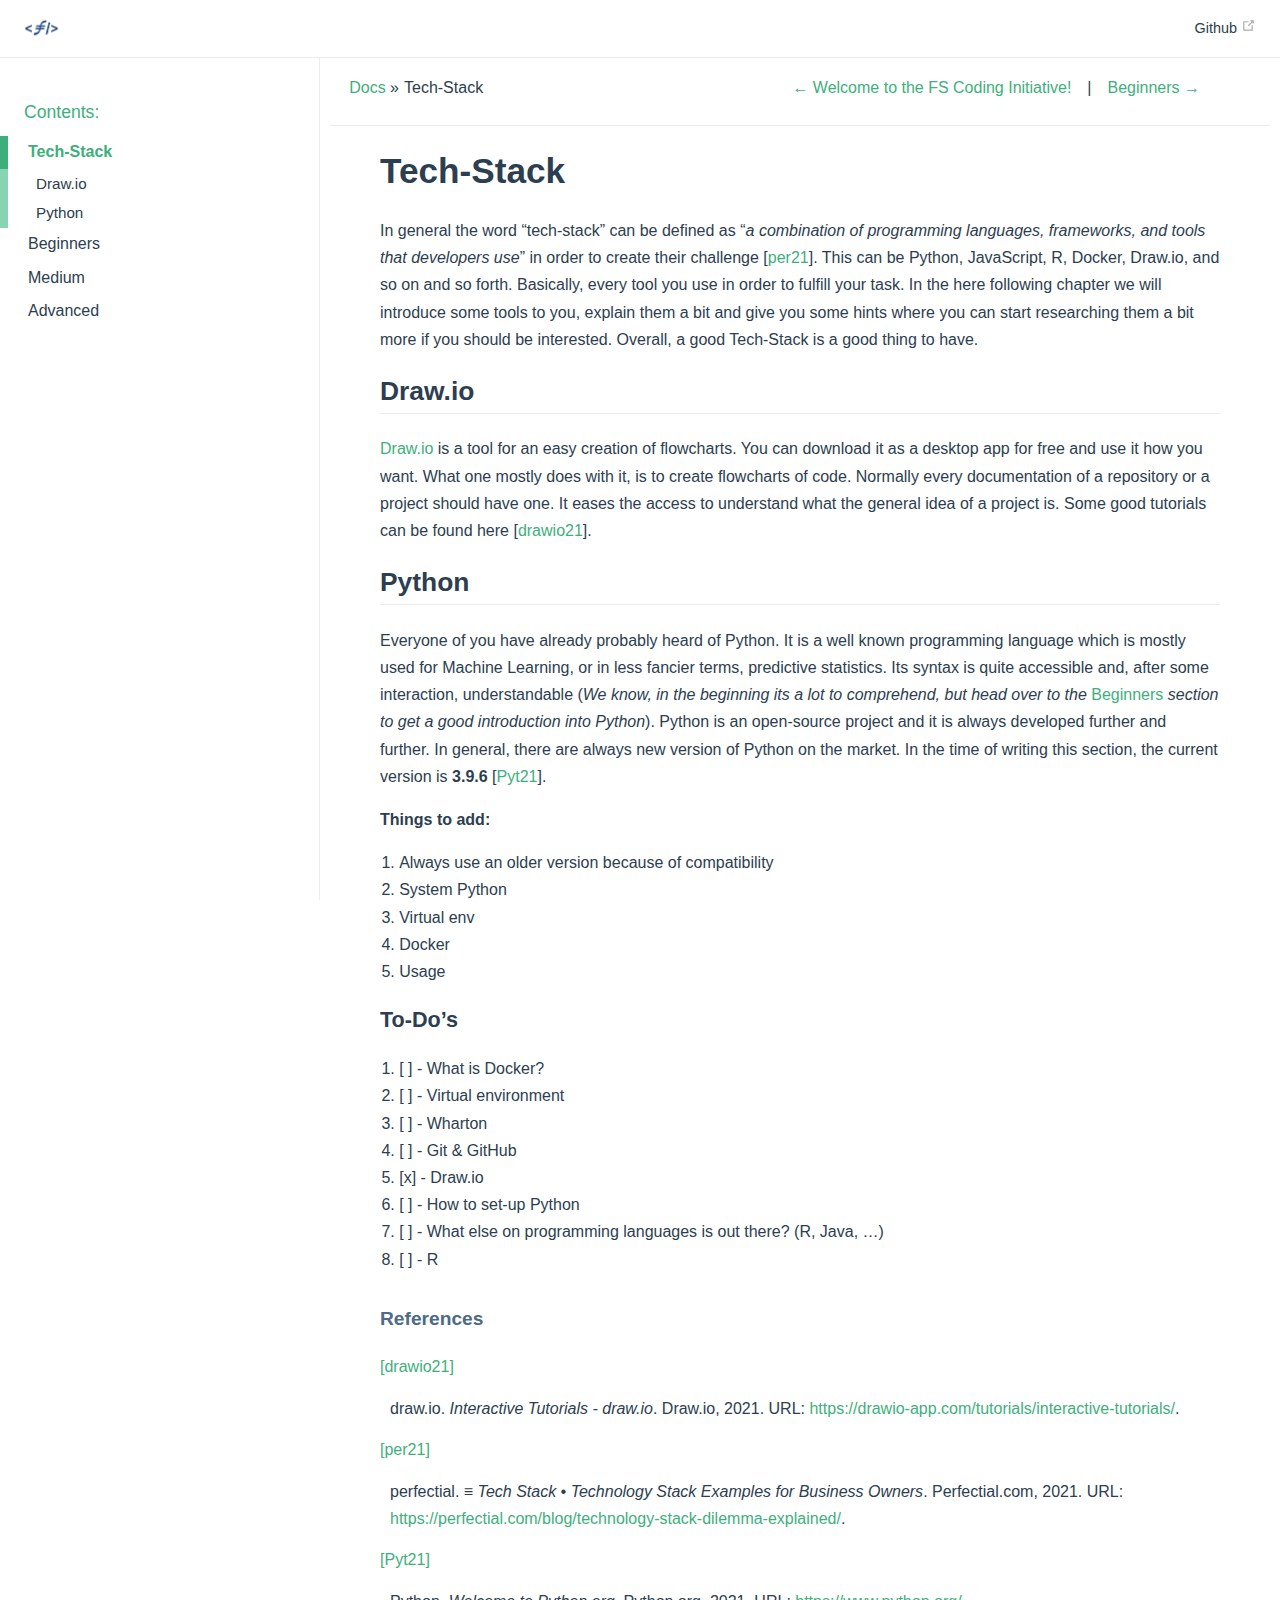
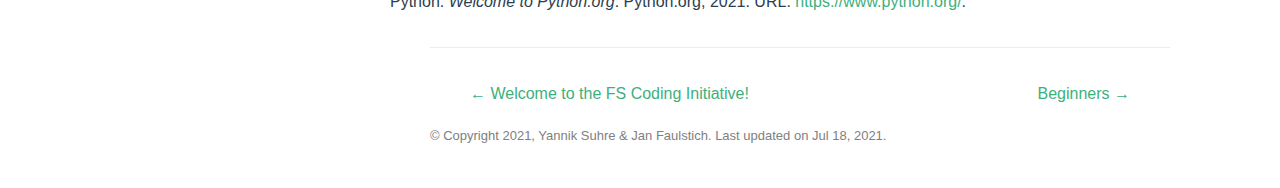
<file: docs/set-up.html>
<!DOCTYPE html>
<html >
  <head>
    <meta charset="utf-8">
    <meta name="viewport" content="width=device-width,initial-scale=1"><meta name="generator" content="Docutils 0.17.1: http://docutils.sourceforge.net/" />

      <title>Tech-Stack</title>
    
          <link rel="stylesheet" href="_static/pygments.css" type="text/css" />
          <link rel="stylesheet" href="_static/theme.css " type="text/css" />
          <link rel="stylesheet" href="_static/custom.css" type="text/css" />
      
      <!-- sphinx script_files -->
        <script data-url_root="./" id="documentation_options" src="_static/documentation_options.js"></script>
        <script src="_static/jquery.js"></script>
        <script src="_static/underscore.js"></script>
        <script src="_static/doctools.js"></script>

      
      <!-- bundled in js (rollup iife) -->
      <!-- <script src="_static/theme-vendors.js"></script> -->
      <script src="_static/theme.js" defer></script>
    
      <link rel="shortcut icon" href="_static/logo.png"/>
  <link rel="index" title="Index" href="genindex.html" />
  <link rel="search" title="Search" href="search.html" />
  <link rel="next" title="Beginners" href="beginners.html" />
  <link rel="prev" title="Welcome to the FS Coding Initiative!" href="index.html" /> 
  </head>

  <body>
    <div id="app">
    <div class="theme-container" :class="pageClasses"><navbar @toggle-sidebar="toggleSidebar">
  <router-link to="index.html" class="home-link">
    
      <img class="logo" src="_static/logo.png" alt="logo"/>
    
  </router-link>

  <div class="links">
    <navlinks class="can-hide">



  
    <div class="nav-item">
      <a href="https://github.com/FSCodingInitiative/Learning-Compendium"
        class="nav-link external">
          Github <outboundlink></outboundlink>
      </a>
    </div>
  

    </navlinks>
  </div>
</navbar>

      
      <div class="sidebar-mask" @click="toggleSidebar(false)">
      </div>
        <sidebar @toggle-sidebar="toggleSidebar">
          
          <navlinks>
            



  
    <div class="nav-item">
      <a href="https://github.com/FSCodingInitiative/Learning-Compendium"
        class="nav-link external">
          Github <outboundlink></outboundlink>
      </a>
    </div>
  

            
          </navlinks><div class="sidebar-links" role="navigation" aria-label="main navigation">
  
    <div class="sidebar-group">
      <p class="caption">
        <span class="caption-text"><a href="index.html#to-do-s">Contents:</a></span>
      </p>
      <ul class="current">
        
          <li class="toctree-l1 current"><a href="#" class="reference internal current">Tech-Stack</a>

            
              <ul>
                
                  <li class="toctree-l2"><a href="#draw-io" class="reference internal">Draw.io</a></li>
                
                  <li class="toctree-l2"><a href="#python" class="reference internal">Python</a></li>
                
              </ul>
            
          </li>

        
          <li class="toctree-l1 "><a href="beginners.html" class="reference internal ">Beginners</a>

            
          </li>

        
          <li class="toctree-l1 "><a href="medium.html" class="reference internal ">Medium</a>

            
          </li>

        
          <li class="toctree-l1 "><a href="advanced.html" class="reference internal ">Advanced</a>

            
          </li>

        
      </ul>
    </div>
  
</div>
        </sidebar>

      <page>
          <div class="body-header" role="navigation" aria-label="navigation">
  
  <ul class="breadcrumbs">
    <li><a href="index.html">Docs</a> &raquo;</li>
    
    <li>Tech-Stack</li>
  </ul>
  

  <ul class="page-nav">
  <li class="prev">
    <a href="index.html"
       title="previous chapter">← Welcome to the FS Coding Initiative!</a>
  </li>
  <li class="next">
    <a href="beginners.html"
       title="next chapter">Beginners →</a>
  </li>
</ul>
  
</div>
<hr>
          <div class="content" role="main" v-pre>
            
  <section id="tech-stack">
<h1>Tech-Stack<a class="headerlink" href="#tech-stack" title="Permalink to this headline">¶</a></h1>
<p>In general the word “tech-stack” can be defined as “<em>a combination of programming
languages, frameworks, and tools that developers use</em>” in order to create their
challenge <span id="id1">[<a class="reference internal" href="#id7" title="perfectial. ≡ Tech Stack • Technology Stack Examples for Business Owners. Perfectial.com, 2021. URL: https://perfectial.com/blog/technology-stack-dilemma-explained/.">per21</a>]</span>. This can be Python, JavaScript, R, Docker,
Draw.io, and so on and so forth. Basically, every tool you use in order to fulfill
your task. In the here following chapter we will introduce some tools to you,
explain them a bit and give you some hints where you can start researching them
a bit more if you should be interested. Overall, a good Tech-Stack is a good
thing to have.</p>
<section id="draw-io">
<h2>Draw.io<a class="headerlink" href="#draw-io" title="Permalink to this headline">¶</a></h2>
<p><a class="reference external" href="draw.io">Draw.io</a> is a tool for an easy creation of flowcharts. You can download
it as a desktop app for free and use it how you want. What one mostly does with it,
is to create flowcharts of code. Normally every documentation of a repository or
a project should have one. It eases the access to understand what the general idea
of a project is. Some good tutorials can be found here <span id="id3">[<a class="reference internal" href="#id6" title="draw.io. Interactive Tutorials - draw.io. Draw.io, 2021. URL: https://drawio-app.com/tutorials/interactive-tutorials/.">drawio21</a>]</span>.</p>
</section>
<section id="python">
<h2>Python<a class="headerlink" href="#python" title="Permalink to this headline">¶</a></h2>
<p>Everyone of you have already probably heard of Python. It is a well known
programming language which is mostly used for Machine Learning, or in less
fancier terms, predictive statistics. Its syntax is quite accessible and, after
some interaction, understandable (<em>We know, in the beginning its a lot to comprehend,
but head over to the</em> <a class="reference internal" href="beginners.html#beginners"><span class="std std-ref">Beginners</span></a> <em>section to get a good introduction into Python</em>).
Python is an open-source project and it is always developed further and further.
In general, there are always new version of Python on the market. In the time of
writing this section, the current version is <strong>3.9.6</strong> <span id="id4">[<a class="reference internal" href="#id8" title="Python. Welcome to Python.org. Python.org, 2021. URL: https://www.python.org/.">Pyt21</a>]</span>.</p>
<p><strong>Things to add:</strong></p>
<ol class="arabic simple">
<li><p>Always use an older version because of compatibility</p></li>
<li><p>System Python</p></li>
<li><p>Virtual env</p></li>
<li><p>Docker</p></li>
<li><p>Usage</p></li>
</ol>
<section id="to-do-s">
<h3>To-Do’s<a class="headerlink" href="#to-do-s" title="Permalink to this headline">¶</a></h3>
<ol class="arabic simple">
<li><p>[ ] - What is Docker?</p></li>
<li><p>[ ] - Virtual environment</p></li>
<li><p>[ ] - Wharton</p></li>
<li><p>[ ] - Git &amp; GitHub</p></li>
<li><p>[x] - Draw.io</p></li>
<li><p>[ ] - How to set-up Python</p></li>
<li><p>[ ] - What else on programming languages is out there? (R, Java, …)</p></li>
<li><p>[ ] - R</p></li>
</ol>
<p class="rubric" id="id5">References<dl class="citation">
<dt class="label" id="id6"><span class="brackets"><a class="fn-backref" href="#id3">drawio21</a></span></dt>
<dd><p>draw.io. <em>Interactive Tutorials - draw.io</em>. Draw.io, 2021. URL: <a class="reference external" href="https://drawio-app.com/tutorials/interactive-tutorials/">https://drawio-app.com/tutorials/interactive-tutorials/</a>.</p>
</dd>
<dt class="label" id="id7"><span class="brackets"><a class="fn-backref" href="#id1">per21</a></span></dt>
<dd><p>perfectial. <em>≡ Tech Stack • Technology Stack Examples for Business Owners</em>. Perfectial.com, 2021. URL: <a class="reference external" href="https://perfectial.com/blog/technology-stack-dilemma-explained/">https://perfectial.com/blog/technology-stack-dilemma-explained/</a>.</p>
</dd>
<dt class="label" id="id8"><span class="brackets"><a class="fn-backref" href="#id4">Pyt21</a></span></dt>
<dd><p>Python. <em>Welcome to Python.org</em>. Python.org, 2021. URL: <a class="reference external" href="https://www.python.org/">https://www.python.org/</a>.</p>
</dd>
</dl>
</p>
</section>
</section>
</section>


          </div>
          <div class="page-nav">
            <div class="inner"><ul class="page-nav">
  <li class="prev">
    <a href="index.html"
       title="previous chapter">← Welcome to the FS Coding Initiative!</a>
  </li>
  <li class="next">
    <a href="beginners.html"
       title="next chapter">Beginners →</a>
  </li>
</ul><div class="footer" role="contentinfo">
      &#169; Copyright 2021, Yannik Suhre &amp; Jan Faulstich.
    Last updated on Jul 18, 2021.
</div>
            </div>
          </div>
      </page>
    </div></div>
    
    
  </body>
</html>
</file>
<file: docs/_static/pygments.css>
pre { line-height: 125%; }
td.linenos .normal { color: inherit; background-color: transparent; padding-left: 5px; padding-right: 5px; }
span.linenos { color: inherit; background-color: transparent; padding-left: 5px; padding-right: 5px; }
td.linenos .special { color: #000000; background-color: #ffffc0; padding-left: 5px; padding-right: 5px; }
span.linenos.special { color: #000000; background-color: #ffffc0; padding-left: 5px; padding-right: 5px; }
.highlight .hll { background-color: #49483e }
.highlight { background: #272822; color: #f8f8f2 }
.highlight .c { color: #75715e } /* Comment */
.highlight .err { color: #960050; background-color: #1e0010 } /* Error */
.highlight .k { color: #66d9ef } /* Keyword */
.highlight .l { color: #ae81ff } /* Literal */
.highlight .n { color: #f8f8f2 } /* Name */
.highlight .o { color: #f92672 } /* Operator */
.highlight .p { color: #f8f8f2 } /* Punctuation */
.highlight .ch { color: #75715e } /* Comment.Hashbang */
.highlight .cm { color: #75715e } /* Comment.Multiline */
.highlight .cp { color: #75715e } /* Comment.Preproc */
.highlight .cpf { color: #75715e } /* Comment.PreprocFile */
.highlight .c1 { color: #75715e } /* Comment.Single */
.highlight .cs { color: #75715e } /* Comment.Special */
.highlight .gd { color: #f92672 } /* Generic.Deleted */
.highlight .ge { font-style: italic } /* Generic.Emph */
.highlight .gi { color: #a6e22e } /* Generic.Inserted */
.highlight .go { color: #66d9ef } /* Generic.Output */
.highlight .gp { color: #f92672; font-weight: bold } /* Generic.Prompt */
.highlight .gs { font-weight: bold } /* Generic.Strong */
.highlight .gu { color: #75715e } /* Generic.Subheading */
.highlight .kc { color: #66d9ef } /* Keyword.Constant */
.highlight .kd { color: #66d9ef } /* Keyword.Declaration */
.highlight .kn { color: #f92672 } /* Keyword.Namespace */
.highlight .kp { color: #66d9ef } /* Keyword.Pseudo */
.highlight .kr { color: #66d9ef } /* Keyword.Reserved */
.highlight .kt { color: #66d9ef } /* Keyword.Type */
.highlight .ld { color: #e6db74 } /* Literal.Date */
.highlight .m { color: #ae81ff } /* Literal.Number */
.highlight .s { color: #e6db74 } /* Literal.String */
.highlight .na { color: #a6e22e } /* Name.Attribute */
.highlight .nb { color: #f8f8f2 } /* Name.Builtin */
.highlight .nc { color: #a6e22e } /* Name.Class */
.highlight .no { color: #66d9ef } /* Name.Constant */
.highlight .nd { color: #a6e22e } /* Name.Decorator */
.highlight .ni { color: #f8f8f2 } /* Name.Entity */
.highlight .ne { color: #a6e22e } /* Name.Exception */
.highlight .nf { color: #a6e22e } /* Name.Function */
.highlight .nl { color: #f8f8f2 } /* Name.Label */
.highlight .nn { color: #f8f8f2 } /* Name.Namespace */
.highlight .nx { color: #a6e22e } /* Name.Other */
.highlight .py { color: #f8f8f2 } /* Name.Property */
.highlight .nt { color: #f92672 } /* Name.Tag */
.highlight .nv { color: #f8f8f2 } /* Name.Variable */
.highlight .ow { color: #f92672 } /* Operator.Word */
.highlight .w { color: #f8f8f2 } /* Text.Whitespace */
.highlight .mb { color: #ae81ff } /* Literal.Number.Bin */
.highlight .mf { color: #ae81ff } /* Literal.Number.Float */
.highlight .mh { color: #ae81ff } /* Literal.Number.Hex */
.highlight .mi { color: #ae81ff } /* Literal.Number.Integer */
.highlight .mo { color: #ae81ff } /* Literal.Number.Oct */
.highlight .sa { color: #e6db74 } /* Literal.String.Affix */
.highlight .sb { color: #e6db74 } /* Literal.String.Backtick */
.highlight .sc { color: #e6db74 } /* Literal.String.Char */
.highlight .dl { color: #e6db74 } /* Literal.String.Delimiter */
.highlight .sd { color: #e6db74 } /* Literal.String.Doc */
.highlight .s2 { color: #e6db74 } /* Literal.String.Double */
.highlight .se { color: #ae81ff } /* Literal.String.Escape */
.highlight .sh { color: #e6db74 } /* Literal.String.Heredoc */
.highlight .si { color: #e6db74 } /* Literal.String.Interpol */
.highlight .sx { color: #e6db74 } /* Literal.String.Other */
.highlight .sr { color: #e6db74 } /* Literal.String.Regex */
.highlight .s1 { color: #e6db74 } /* Literal.String.Single */
.highlight .ss { color: #e6db74 } /* Literal.String.Symbol */
.highlight .bp { color: #f8f8f2 } /* Name.Builtin.Pseudo */
.highlight .fm { color: #a6e22e } /* Name.Function.Magic */
.highlight .vc { color: #f8f8f2 } /* Name.Variable.Class */
.highlight .vg { color: #f8f8f2 } /* Name.Variable.Global */
.highlight .vi { color: #f8f8f2 } /* Name.Variable.Instance */
.highlight .vm { color: #f8f8f2 } /* Name.Variable.Magic */
.highlight .il { color: #ae81ff } /* Literal.Number.Integer.Long */
</file>
<file: docs/_static/theme.css>
.page{margin-left:10px;margin-right:10px}dd p,li p,table p{margin:0}.content{max-width:840px;margin:0 auto}.content pre{line-height:1.4;padding:1.25rem 1.5rem;margin:.85rem 0;background-color:#282c34;border-radius:6px;overflow:auto}.content code{color:#476582;padding:.25rem .5rem;margin:0;font-size:.85em;background-color:rgba(27,31,35,.05);border-radius:3px}.content .footnote-reference,.content .label,.content .reference{scroll-margin-top:3.6rem}.content a:focus{outline:0}.content:not(.custom){max-width:840px}.content section{scroll-margin-top:4.1rem;margin-bottom:0}.content section:hover .headerlink{opacity:1}h1:hover a.headerlink::after,h2:hover a.headerlink::after,h3:hover a.headerlink::after,h4:hover a.headerlink::after,h5:hover a.headerlink::after,h6:hover a.headerlink::after{visibility:visible;content:"#"}a.headerlink{font-size:.85em;visibility:hidden}a.headerlink:hover{text-decoration:none}ul.page-nav{list-style:none}ul.page-nav li{display:inline-block}.body-header{display:flex}.body-header ul.page-nav{flex-grow:1;list-style:none;list-style-position:inside;text-align:right;margin-right:30px}.body-header ul.page-nav li+li:before{content:"|";padding:0 1em}ul.breadcrumbs{list-style:none}ul.breadcrumbs li{display:inline-block;margin-right:5px}.toc-backref{color:inherit}.contents.topic p.topic-title{display:none}.contents.topic{margin-bottom:3em}aside.sidebar{margin:0 0 .5em 1em;border:1px solid #ddb;padding:7px;background-color:#ffe;width:40%;float:right;clear:right;overflow-x:auto}p.sidebar-title{font-weight:700}blockquote,div.admonition,div.topic{clear:left}div[class*=highlight-],pre{clear:both}.toctree-wrapper .caption{font-weight:600;line-height:1.25;font-size:1.65rem;padding-bottom:.3rem;border-bottom:1px solid #eaecef}.footer{clear:both;min-height:2rem;padding-top:1rem;overflow:auto;color:grey;font-size:small;line-height:1.5rem}.content .highlight{border-radius:6px}.content .highlight pre{background-color:inherit}.content .highlighted{background-color:#fbe54e;font-weight:700;padding:0 4px}.admonition{padding:.1rem 1.5rem;border-left-width:.5rem;border-left-style:solid;margin:1rem 0;background-color:#e2e2e2;border-color:#787878}.admonition .admonition-title{font-weight:600;margin-bottom:-.4rem}.admonition.hint,.admonition.tip{background-color:#f3f5f7;border-color:#42b983}.admonition.important,.admonition.note{background-color:#e5f1fb;border-color:#5faaea}.admonition.caution,.admonition.warning{background-color:rgba(255,229,100,.3);border-color:#e7c000;color:#6b5900}.admonition.caution .custom-block-title,.admonition.warning .custom-block-title{color:#b29400}.admonition.caution a,.admonition.warning a{color:#2c3e50}.admonition.danger,.admonition.error{background-color:#ffe6e6;border-color:#c00;color:#4d0000}.admonition.danger .custom-block-title,.admonition.error .custom-block-title{color:#900}.admonition.danger a,.admonition.error a{color:#2c3e50}.line-block{display:block;margin-top:1em;margin-bottom:1em}.line-block .line-block{margin-top:0;margin-bottom:0;margin-left:1.5em}.guilabel,.menuselection{font-family:sans-serif}.accelerator{text-decoration:underline}.classifier{font-style:oblique}.classifier:before{font-style:normal;margin:.5em;content:":"}abbr,acronym{border-bottom:dotted 1px;cursor:help}div.topic{border:1px solid #ccc;padding:7px;margin:10px 0 10px 0;background-color:#f7f7f7}p.topic-title{font-size:1.1em;font-weight:700;margin-top:10px}a.brackets:before,span.brackets>a:before{content:"["}a.brackets:after,span.brackets>a:after{content:"]"}p.rubric{margin-top:30px;font-weight:700}.pre,code,kbd,pre,samp{font-family:SFMono-Regular,Menlo,Consolas,Monaco,Liberation Mono,Lucida Console,monospace}@media (max-width:1200px){pre{font-size:.95em}}blockquote{font-size:inherit}blockquote h2{margin-left:1em}.sig .property{color:#4d6a86;padding-right:.25rem}.sig-name.descname{font-size:1.2em;font-weight:700;padding:0 0 3px}.sig-param{margin-left:.3em}.sig-paren{margin-left:.3em}dt{line-height:1.5em;margin-top:1em;font-weight:700}dt.field-even,dt.field-odd,p.rubric{font-size:1.2em;font-weight:700;color:#4d6a86}dd{margin-inline-start:10px}dd.field-odd p strong{margin-left:1em}dl.function,dl.method{margin-top:1em;margin-bottom:2em}.viewcode-link{margin-left:1em;color:#9ad8bc}dl.field-list{display:grid;grid-template-columns:fit-content(30%) auto}dl.field-list dt{margin-top:0}dl.field-list dd{margin-bottom:1em}dl.field-list>dt{font-weight:700;word-break:break-word;padding-left:.5em;padding-right:5px}dl.field-list>dt:after{content:":"}dl.field-list>dd{padding-left:.5em;margin-top:0;margin-left:0;margin-bottom:0}dl{margin-bottom:15px}.figure.align-left,figure.align-left,img.align-left,object.align-left{clear:left;float:left;margin-right:1em}.figure.align-right,figure.align-right,img.align-right,object.align-right{clear:right;float:right;margin-left:1em}.figure.align-center,figure.align-center,img.align-center,object.align-center{display:block;margin-left:auto;margin-right:auto}.figure.align-default,figure.align-default,img.align-default{display:block;margin-left:auto;margin-right:auto}.align-left{text-align:left}.align-center{text-align:center}.align-default{text-align:center}.align-right{text-align:right}.content .section{opacity:1!important}.section{opacity:1!important}.theme-default-content code{color:#476582;padding:.25rem .5rem;margin:0;font-size:.85em;background-color:rgba(27,31,35,.05);border-radius:3px}.theme-default-content code .token.deleted{color:#ec5975}.theme-default-content code .token.inserted{color:#3eaf7c}.theme-default-content pre,.theme-default-content pre[class*=language-]{line-height:1.4;padding:1.25rem 1.5rem;margin:.85rem 0;background-color:#282c34;border-radius:6px;overflow:auto}.theme-default-content pre code,.theme-default-content pre[class*=language-] code{color:#fff;padding:0;background-color:transparent;border-radius:0}div[class*=language-]{position:relative;background-color:#282c34;border-radius:6px}div[class*=language-] .highlight-lines{user-select:none;padding-top:1.3rem;position:absolute;top:0;left:0;width:100%;line-height:1.4}div[class*=language-] .highlight-lines .highlighted{background-color:rgba(0,0,0,.66)}div[class*=language-] pre,div[class*=language-] pre[class*=language-]{background:0 0;position:relative;z-index:1}div[class*=language-]::before{position:absolute;z-index:3;top:.8em;right:1em;font-size:.75rem;color:rgba(255,255,255,.4)}div[class*=language-]:not(.line-numbers-mode) .line-numbers-wrapper{display:none}div[class*=language-].line-numbers-mode .highlight-lines .highlighted{position:relative}div[class*=language-].line-numbers-mode .highlight-lines .highlighted:before{content:' ';position:absolute;z-index:3;left:0;top:0;display:block;width:3.5rem;height:100%;background-color:rgba(0,0,0,.66)}div[class*=language-].line-numbers-mode pre{padding-left:4.5rem;vertical-align:middle}div[class*=language-].line-numbers-mode .line-numbers-wrapper{position:absolute;top:0;width:3.5rem;text-align:center;color:rgba(255,255,255,.3);padding:1.25rem 0;line-height:1.4}div[class*=language-].line-numbers-mode .line-numbers-wrapper br{user-select:none}div[class*=language-].line-numbers-mode .line-numbers-wrapper .line-number{position:relative;z-index:4;user-select:none;font-size:.85em}div[class*=language-].line-numbers-mode::after{content:'';position:absolute;z-index:2;top:0;left:0;width:3.5rem;height:100%;border-radius:6px 0 0 6px;border-right:1px solid rgba(0,0,0,.66);background-color:#282c34}div[class~="language-$codeLang"]:before{content:'$codeLang'}div[class~=language-javascript]:before{content:"js"}div[class~=language-typescript]:before{content:"ts"}div[class~=language-markup]:before{content:"html"}div[class~=language-markdown]:before{content:"md"}div[class~=language-json]:before{content:"json"}div[class~=language-ruby]:before{content:"rb"}div[class~=language-python]:before{content:"py"}div[class~=language-bash]:before{content:"sh"}div[class~=language-php]:before{content:"php"}.custom-block .custom-block-title{font-weight:600;margin-bottom:-.4rem}.custom-block.danger,.custom-block.tip,.custom-block.warning{padding:.1rem 1.5rem;border-left-width:.5rem;border-left-style:solid;margin:1rem 0}.custom-block.tip{background-color:#f3f5f7;border-color:#42b983}.custom-block.warning{background-color:rgba(255,229,100,.3);border-color:#e7c000;color:#6b5900}.custom-block.warning .custom-block-title{color:#b29400}.custom-block.warning a{color:#2c3e50}.custom-block.danger{background-color:#ffe6e6;border-color:#c00;color:#4d0000}.custom-block.danger .custom-block-title{color:#900}.custom-block.danger a{color:#2c3e50}.custom-block.details{display:block;position:relative;border-radius:2px;margin:1.6em 0;padding:1.6em;background-color:#eee}.custom-block.details h4{margin-top:0}.custom-block.details figure:last-child,.custom-block.details p:last-child{margin-bottom:0;padding-bottom:0}.custom-block.details summary{outline:0;cursor:pointer}.arrow{display:inline-block;width:0;height:0}.arrow.up{border-left:4px solid transparent;border-right:4px solid transparent;border-bottom:6px solid #ccc}.arrow.down{border-left:4px solid transparent;border-right:4px solid transparent;border-top:6px solid #ccc}.arrow.right{border-top:4px solid transparent;border-bottom:4px solid transparent;border-left:6px solid #ccc}.arrow.left{border-top:4px solid transparent;border-bottom:4px solid transparent;border-right:6px solid #ccc}.theme-default-content:not(.custom){max-width:740px;margin:0 auto;padding:2rem 2.5rem}@media (max-width:959px){.theme-default-content:not(.custom){padding:2rem}}@media (max-width:419px){.theme-default-content:not(.custom){padding:1.5rem}}.table-of-contents .badge{vertical-align:middle}body,html{padding:0;margin:0;background-color:#fff}body{font-family:-apple-system,BlinkMacSystemFont,"Segoe UI",Roboto,Oxygen,Ubuntu,Cantarell,"Fira Sans","Droid Sans","Helvetica Neue",sans-serif;-webkit-font-smoothing:antialiased;-moz-osx-font-smoothing:grayscale;font-size:16px;color:#2c3e50}.page{padding-left:20rem}.navbar{position:fixed;z-index:20;top:0;left:0;right:0;height:3.6rem;background-color:#fff;box-sizing:border-box;border-bottom:1px solid #eaecef}.sidebar-mask{position:fixed;z-index:9;top:0;left:0;width:100vw;height:100vh;display:none}.vp-sidebar{font-size:16px;background-color:#fff;width:20rem;position:fixed;z-index:10;margin:0;top:3.6rem;left:0;bottom:0;box-sizing:border-box;border-right:1px solid #eaecef;overflow-y:auto}.theme-default-content:not(.custom)>:first-child{margin-top:3.6rem}.theme-default-content:not(.custom) a:hover{text-decoration:underline}.theme-default-content:not(.custom) p.demo{padding:1rem 1.5rem;border:1px solid #ddd;border-radius:4px}.theme-default-content:not(.custom) img{max-width:100%}.theme-default-content.custom{padding:0;margin:0}.theme-default-content.custom img{max-width:100%}a{font-weight:500;color:#3eaf7c;text-decoration:none}p a code{font-weight:400;color:#3eaf7c}kbd{background:#eee;border:solid .15rem #ddd;border-bottom:solid .25rem #ddd;border-radius:.15rem;padding:0 .15em}blockquote{font-size:1rem;color:#999;border-left:.2rem solid #dfe2e5;margin:1rem 0;padding:.25rem 0 .25rem 1rem}blockquote>p{margin:0}ol,ul{padding-left:1.2em}strong{font-weight:600}h1,h2,h3,h4,h5,h6{font-weight:600;line-height:1.25}.theme-default-content:not(.custom)>h1,.theme-default-content:not(.custom)>h2,.theme-default-content:not(.custom)>h3,.theme-default-content:not(.custom)>h4,.theme-default-content:not(.custom)>h5,.theme-default-content:not(.custom)>h6{margin-top:-3.1rem;padding-top:4.6rem;margin-bottom:0}.theme-default-content:not(.custom)>h1:first-child,.theme-default-content:not(.custom)>h2:first-child,.theme-default-content:not(.custom)>h3:first-child,.theme-default-content:not(.custom)>h4:first-child,.theme-default-content:not(.custom)>h5:first-child,.theme-default-content:not(.custom)>h6:first-child{margin-top:-1.5rem;margin-bottom:1rem}.theme-default-content:not(.custom)>h1:first-child+.custom-block,.theme-default-content:not(.custom)>h1:first-child+p,.theme-default-content:not(.custom)>h1:first-child+pre,.theme-default-content:not(.custom)>h2:first-child+.custom-block,.theme-default-content:not(.custom)>h2:first-child+p,.theme-default-content:not(.custom)>h2:first-child+pre,.theme-default-content:not(.custom)>h3:first-child+.custom-block,.theme-default-content:not(.custom)>h3:first-child+p,.theme-default-content:not(.custom)>h3:first-child+pre,.theme-default-content:not(.custom)>h4:first-child+.custom-block,.theme-default-content:not(.custom)>h4:first-child+p,.theme-default-content:not(.custom)>h4:first-child+pre,.theme-default-content:not(.custom)>h5:first-child+.custom-block,.theme-default-content:not(.custom)>h5:first-child+p,.theme-default-content:not(.custom)>h5:first-child+pre,.theme-default-content:not(.custom)>h6:first-child+.custom-block,.theme-default-content:not(.custom)>h6:first-child+p,.theme-default-content:not(.custom)>h6:first-child+pre{margin-top:2rem}h1:focus .header-anchor,h1:hover .header-anchor,h2:focus .header-anchor,h2:hover .header-anchor,h3:focus .header-anchor,h3:hover .header-anchor,h4:focus .header-anchor,h4:hover .header-anchor,h5:focus .header-anchor,h5:hover .header-anchor,h6:focus .header-anchor,h6:hover .header-anchor{opacity:1}h1{font-size:2.2rem}h2{font-size:1.65rem;padding-bottom:.3rem;border-bottom:1px solid #eaecef}h3{font-size:1.35rem}a.header-anchor{font-size:.85em;float:left;margin-left:-.87em;padding-right:.23em;margin-top:.125em;opacity:0}a.header-anchor:focus,a.header-anchor:hover{text-decoration:none}.line-number,code,kbd{font-family:source-code-pro,Menlo,Monaco,Consolas,"Courier New",monospace}ol,p,ul{line-height:1.7}hr{border:0;border-top:1px solid #eaecef}table{border-collapse:collapse;margin:1rem 0;display:block;overflow-x:auto}tr{border-top:1px solid #dfe2e5}tr:nth-child(2n){background-color:#f6f8fa}td,th{border:1px solid #dfe2e5;padding:.6em 1em}.theme-container.sidebar-open .sidebar-mask{display:block}.theme-container.no-navbar .theme-default-content:not(.custom)>h1,.theme-container.no-navbar h2,.theme-container.no-navbar h3,.theme-container.no-navbar h4,.theme-container.no-navbar h5,.theme-container.no-navbar h6{margin-top:1.5rem;padding-top:0}.theme-container.no-navbar .vp-sidebar{top:0}@media (min-width:720px){.theme-container.no-sidebar .vp-sidebar{display:none}.theme-container.no-sidebar .page{padding-left:0}}@media (max-width:959px){.vp-sidebar{font-size:15px;width:16.4rem}.page{padding-left:16.4rem}}@media (max-width:719px){.vp-sidebar{top:0;padding-top:3.6rem;transform:translateX(-100%);transition:transform .2s ease}.page{padding-left:0}.theme-container.sidebar-open .vp-sidebar{transform:translateX(0)}.theme-container.no-navbar .vp-sidebar{padding-top:0}}@media (max-width:419px){h1{font-size:1.9rem}.theme-default-content div[class*=language-]{margin:.85rem -1.5rem;border-radius:0}}.page{margin-left:10px;margin-right:10px}dd p,li p,table p{margin:0}.content{max-width:840px;margin:0 auto}.content pre{line-height:1.4;padding:1.25rem 1.5rem;margin:.85rem 0;background-color:#282c34;border-radius:6px;overflow:auto}.content code{color:#476582;padding:.25rem .5rem;margin:0;font-size:.85em;background-color:rgba(27,31,35,.05);border-radius:3px}.content .footnote-reference,.content .label,.content .reference{scroll-margin-top:3.6rem}.content a:focus{outline:0}.content:not(.custom){max-width:840px}.content section{scroll-margin-top:4.1rem;margin-bottom:0}.content section:hover .headerlink{opacity:1}h1:hover a.headerlink::after,h2:hover a.headerlink::after,h3:hover a.headerlink::after,h4:hover a.headerlink::after,h5:hover a.headerlink::after,h6:hover a.headerlink::after{visibility:visible;content:"#"}a.headerlink{font-size:.85em;visibility:hidden}a.headerlink:hover{text-decoration:none}ul.page-nav{list-style:none}ul.page-nav li{display:inline-block}.body-header{display:flex}.body-header ul.page-nav{flex-grow:1;list-style:none;list-style-position:inside;text-align:right;margin-right:30px}.body-header ul.page-nav li+li:before{content:"|";padding:0 1em}ul.breadcrumbs{list-style:none}ul.breadcrumbs li{display:inline-block;margin-right:5px}.toc-backref{color:inherit}.contents.topic p.topic-title{display:none}.contents.topic{margin-bottom:3em}aside.sidebar{margin:0 0 .5em 1em;border:1px solid #ddb;padding:7px;background-color:#ffe;width:40%;float:right;clear:right;overflow-x:auto}p.sidebar-title{font-weight:700}blockquote,div.admonition,div.topic{clear:left}div[class*=highlight-],pre{clear:both}.toctree-wrapper .caption{font-weight:600;line-height:1.25;font-size:1.65rem;padding-bottom:.3rem;border-bottom:1px solid #eaecef}.footer{clear:both;min-height:2rem;padding-top:1rem;overflow:auto;color:grey;font-size:small;line-height:1.5rem}.content .highlight{border-radius:6px}.content .highlight pre{background-color:inherit}.content .highlighted{background-color:#fbe54e;font-weight:700;padding:0 4px}.admonition{padding:.1rem 1.5rem;border-left-width:.5rem;border-left-style:solid;margin:1rem 0;background-color:#e2e2e2;border-color:#787878}.admonition .admonition-title{font-weight:600;margin-bottom:-.4rem}.admonition.hint,.admonition.tip{background-color:#f3f5f7;border-color:#42b983}.admonition.important,.admonition.note{background-color:#e5f1fb;border-color:#5faaea}.admonition.caution,.admonition.warning{background-color:rgba(255,229,100,.3);border-color:#e7c000;color:#6b5900}.admonition.caution .custom-block-title,.admonition.warning .custom-block-title{color:#b29400}.admonition.caution a,.admonition.warning a{color:#2c3e50}.admonition.danger,.admonition.error{background-color:#ffe6e6;border-color:#c00;color:#4d0000}.admonition.danger .custom-block-title,.admonition.error .custom-block-title{color:#900}.admonition.danger a,.admonition.error a{color:#2c3e50}.line-block{display:block;margin-top:1em;margin-bottom:1em}.line-block .line-block{margin-top:0;margin-bottom:0;margin-left:1.5em}.guilabel,.menuselection{font-family:sans-serif}.accelerator{text-decoration:underline}.classifier{font-style:oblique}.classifier:before{font-style:normal;margin:.5em;content:":"}abbr,acronym{border-bottom:dotted 1px;cursor:help}div.topic{border:1px solid #ccc;padding:7px;margin:10px 0 10px 0;background-color:#f7f7f7}p.topic-title{font-size:1.1em;font-weight:700;margin-top:10px}a.brackets:before,span.brackets>a:before{content:"["}a.brackets:after,span.brackets>a:after{content:"]"}p.rubric{margin-top:30px;font-weight:700}.pre,code,kbd,pre,samp{font-family:SFMono-Regular,Menlo,Consolas,Monaco,Liberation Mono,Lucida Console,monospace}@media (max-width:1200px){pre{font-size:.95em}}blockquote{font-size:inherit}blockquote h2{margin-left:1em}.sig .property{color:#4d6a86;padding-right:.25rem}.sig-name.descname{font-size:1.2em;font-weight:700;padding:0 0 3px}.sig-param{margin-left:.3em}.sig-paren{margin-left:.3em}dt{line-height:1.5em;margin-top:1em;font-weight:700}dt.field-even,dt.field-odd,p.rubric{font-size:1.2em;font-weight:700;color:#4d6a86}dd{margin-inline-start:10px}dd.field-odd p strong{margin-left:1em}dl.function,dl.method{margin-top:1em;margin-bottom:2em}.viewcode-link{margin-left:1em;color:#9ad8bc}dl.field-list{display:grid;grid-template-columns:fit-content(30%) auto}dl.field-list dt{margin-top:0}dl.field-list dd{margin-bottom:1em}dl.field-list>dt{font-weight:700;word-break:break-word;padding-left:.5em;padding-right:5px}dl.field-list>dt:after{content:":"}dl.field-list>dd{padding-left:.5em;margin-top:0;margin-left:0;margin-bottom:0}dl{margin-bottom:15px}.figure.align-left,figure.align-left,img.align-left,object.align-left{clear:left;float:left;margin-right:1em}.figure.align-right,figure.align-right,img.align-right,object.align-right{clear:right;float:right;margin-left:1em}.figure.align-center,figure.align-center,img.align-center,object.align-center{display:block;margin-left:auto;margin-right:auto}.figure.align-default,figure.align-default,img.align-default{display:block;margin-left:auto;margin-right:auto}.align-left{text-align:left}.align-center{text-align:center}.align-default{text-align:center}.align-right{text-align:right}.content .section{opacity:1!important}.section{opacity:1!important}.page{margin-left:10px;margin-right:10px}dd p,li p,table p{margin:0}.content{max-width:840px;margin:0 auto}.content pre{line-height:1.4;padding:1.25rem 1.5rem;margin:.85rem 0;background-color:#282c34;border-radius:6px;overflow:auto}.content code{color:#476582;padding:.25rem .5rem;margin:0;font-size:.85em;background-color:rgba(27,31,35,.05);border-radius:3px}.content .footnote-reference,.content .label,.content .reference{scroll-margin-top:3.6rem}.content a:focus{outline:0}.content:not(.custom){max-width:840px}.content section{scroll-margin-top:4.1rem;margin-bottom:0}.content section:hover .headerlink{opacity:1}h1:hover a.headerlink::after,h2:hover a.headerlink::after,h3:hover a.headerlink::after,h4:hover a.headerlink::after,h5:hover a.headerlink::after,h6:hover a.headerlink::after{visibility:visible;content:"#"}a.headerlink{font-size:.85em;visibility:hidden}a.headerlink:hover{text-decoration:none}ul.page-nav{list-style:none}ul.page-nav li{display:inline-block}.body-header{display:flex}.body-header ul.page-nav{flex-grow:1;list-style:none;list-style-position:inside;text-align:right;margin-right:30px}.body-header ul.page-nav li+li:before{content:"|";padding:0 1em}ul.breadcrumbs{list-style:none}ul.breadcrumbs li{display:inline-block;margin-right:5px}.toc-backref{color:inherit}.contents.topic p.topic-title{display:none}.contents.topic{margin-bottom:3em}aside.sidebar{margin:0 0 .5em 1em;border:1px solid #ddb;padding:7px;background-color:#ffe;width:40%;float:right;clear:right;overflow-x:auto}p.sidebar-title{font-weight:700}blockquote,div.admonition,div.topic{clear:left}div[class*=highlight-],pre{clear:both}.toctree-wrapper .caption{font-weight:600;line-height:1.25;font-size:1.65rem;padding-bottom:.3rem;border-bottom:1px solid #eaecef}.footer{clear:both;min-height:2rem;padding-top:1rem;overflow:auto;color:grey;font-size:small;line-height:1.5rem}.content .highlight{border-radius:6px}.content .highlight pre{background-color:inherit}.content .highlighted{background-color:#fbe54e;font-weight:700;padding:0 4px}.admonition{padding:.1rem 1.5rem;border-left-width:.5rem;border-left-style:solid;margin:1rem 0;background-color:#e2e2e2;border-color:#787878}.admonition .admonition-title{font-weight:600;margin-bottom:-.4rem}.admonition.hint,.admonition.tip{background-color:#f3f5f7;border-color:#42b983}.admonition.important,.admonition.note{background-color:#e5f1fb;border-color:#5faaea}.admonition.caution,.admonition.warning{background-color:rgba(255,229,100,.3);border-color:#e7c000;color:#6b5900}.admonition.caution .custom-block-title,.admonition.warning .custom-block-title{color:#b29400}.admonition.caution a,.admonition.warning a{color:#2c3e50}.admonition.danger,.admonition.error{background-color:#ffe6e6;border-color:#c00;color:#4d0000}.admonition.danger .custom-block-title,.admonition.error .custom-block-title{color:#900}.admonition.danger a,.admonition.error a{color:#2c3e50}.line-block{display:block;margin-top:1em;margin-bottom:1em}.line-block .line-block{margin-top:0;margin-bottom:0;margin-left:1.5em}.guilabel,.menuselection{font-family:sans-serif}.accelerator{text-decoration:underline}.classifier{font-style:oblique}.classifier:before{font-style:normal;margin:.5em;content:":"}abbr,acronym{border-bottom:dotted 1px;cursor:help}div.topic{border:1px solid #ccc;padding:7px;margin:10px 0 10px 0;background-color:#f7f7f7}p.topic-title{font-size:1.1em;font-weight:700;margin-top:10px}a.brackets:before,span.brackets>a:before{content:"["}a.brackets:after,span.brackets>a:after{content:"]"}p.rubric{margin-top:30px;font-weight:700}.pre,code,kbd,pre,samp{font-family:SFMono-Regular,Menlo,Consolas,Monaco,Liberation Mono,Lucida Console,monospace}@media (max-width:1200px){pre{font-size:.95em}}blockquote{font-size:inherit}blockquote h2{margin-left:1em}.sig .property{color:#4d6a86;padding-right:.25rem}.sig-name.descname{font-size:1.2em;font-weight:700;padding:0 0 3px}.sig-param{margin-left:.3em}.sig-paren{margin-left:.3em}dt{line-height:1.5em;margin-top:1em;font-weight:700}dt.field-even,dt.field-odd,p.rubric{font-size:1.2em;font-weight:700;color:#4d6a86}dd{margin-inline-start:10px}dd.field-odd p strong{margin-left:1em}dl.function,dl.method{margin-top:1em;margin-bottom:2em}.viewcode-link{margin-left:1em;color:#9ad8bc}dl.field-list{display:grid;grid-template-columns:fit-content(30%) auto}dl.field-list dt{margin-top:0}dl.field-list dd{margin-bottom:1em}dl.field-list>dt{font-weight:700;word-break:break-word;padding-left:.5em;padding-right:5px}dl.field-list>dt:after{content:":"}dl.field-list>dd{padding-left:.5em;margin-top:0;margin-left:0;margin-bottom:0}dl{margin-bottom:15px}.figure.align-left,figure.align-left,img.align-left,object.align-left{clear:left;float:left;margin-right:1em}.figure.align-right,figure.align-right,img.align-right,object.align-right{clear:right;float:right;margin-left:1em}.figure.align-center,figure.align-center,img.align-center,object.align-center{display:block;margin-left:auto;margin-right:auto}.figure.align-default,figure.align-default,img.align-default{display:block;margin-left:auto;margin-right:auto}.align-left{text-align:left}.align-center{text-align:center}.align-default{text-align:center}.align-right{text-align:right}.content .section{opacity:1!important}.section{opacity:1!important}.icon.outbound{color:#aaa;display:inline-block}.sidebar-button{cursor:pointer;display:none;width:1.25rem;height:1.25rem;position:absolute;padding:.6rem;top:.6rem;left:1rem}.sidebar-button .icon{display:block;width:1.25rem;height:1.25rem}@media (max-width:$MQMobile){.sidebar-button{display:block}}.navbar{padding:.7rem 1.5rem;line-height:2.2rem;position:fixed}.navbar a,.navbar img,.navbar span{display:inline-block}.navbar .logo{height:2.2rem;min-width:2.2rem;margin-right:.8rem;vertical-align:top}.navbar .site-name{font-size:1.3rem;font-weight:600;color:#2c3e50;position:relative}.navbar .links{font-size:.9rem;position:absolute;right:1.5rem;top:.7rem}@media (max-width:719px){.navbar{padding-left:4rem}.navbar .can-hide{display:none}.sidebar-button{display:block}}.nav-links{display:inline-block}.nav-links a{line-height:1.4rem;color:inherit}.nav-links a.router-link-active,.nav-links a:hover{color:#3eaf7c}.nav-links .nav-item{position:relative;display:inline-block;margin-left:1.5rem;line-height:2rem}.nav-links .repo-link{margin-left:1.5rem}@media (max-width:719px){.nav-links .nav-item,.nav-links .repo-link{margin-left:0}}@media (min-width:719px){.nav-links a.router-link-active,.nav-links a:hover{color:#2c3e50}.nav-item>a:not(.external).router-link-active,.nav-item>a:not(.external):hover{margin-bottom:-2px;border-bottom:2px solid #46bd87}}.vp-sidebar ul{padding:0;margin:0;list-style-type:none}.vp-sidebar a{display:inline-block}.vp-sidebar .nav-links{display:none;border-bottom:1px solid #eaecef;padding:.5rem 0 .75rem 0}.vp-sidebar .nav-links a{font-weight:600}.vp-sidebar .nav-links .nav-item,.vp-sidebar .nav-links .repo-link{display:block;line-height:1.25rem;font-size:1.1em;padding:.5rem 0 .5rem 1.5rem}.vp-sidebar .searchbox{font-weight:600;font-size:1.1em;line-height:1.5rem;padding:1rem 0 1.5rem .75rem;border-bottom:1px solid #eaecef}.vp-sidebar .sidebar-links{padding:1.5rem 0}@media (max-width:719px){.vp-sidebar .nav-links{display:block}.vp-sidebar .nav-links .dropdown-wrapper .nav-dropdown .dropdown-item a.router-link-active::after{top:calc(1rem - 2px)}.vp-sidebar .sidebar-links{padding:1rem 0}}.sidebar-group:not(.first){margin-top:1em}.sidebar-group .sidebar-group{padding-left:.5em}.sidebar-group:not(.collapsable) .caption{cursor:auto;color:inherit}.sidebar-group .caption{color:#999;transition:color .15s ease;cursor:pointer;font-size:1.1em;font-weight:700;padding:0 1.5rem;margin-top:0;margin-bottom:.5rem}.sidebar-group .caption.open,.sidebar-group .caption:hover{color:inherit}.sidebar-group .caption .arrow{position:relative;top:-.12em;left:.5em}.sidebar-group .caption:.open .arrow{top:-.18em}.sidebar-group-items{transition:height .1s ease-out;overflow:hidden}.vp-sidebar .toctree-l1 ul{font-size:.95em}.vp-sidebar .toctree-l1 a,.vp-sidebar .toctree-l2 a{font-weight:400;display:inline-block;color:#2c3e50;line-height:1.4;width:100%;box-sizing:border-box;border-left:.5rem solid transparent}.vp-sidebar .toctree-l1 a.current,.vp-sidebar .toctree-l2 a.current{color:#3eaf7c;font-weight:600}.vp-sidebar .toctree-l1 a:hover,.vp-sidebar .toctree-l2 a:hover{color:#3eaf7c}.vp-sidebar .toctree-l1.current a{border-left:.5rem solid #86d4b1}.vp-sidebar .toctree-l1 a{padding:.35rem 1rem .35rem 1.25rem}.vp-sidebar .toctree-l1 a.current{border-left-color:#3eaf7c}.vp-sidebar .toctree-l2 a{padding:.25rem 1rem .25rem 1.75rem}.page-edit,.page-nav{max-width:740px;margin:0 auto;padding:2rem 2.5rem}@media (max-width:959px){.page-edit,.page-nav{padding:2rem}}@media (max-width:419px){.page-edit,.page-nav{padding:1.5rem}}.page{padding-top:3.6rem;padding-bottom:2rem}.page-edit{padding-top:1rem;padding-bottom:1rem;overflow:auto}.page-edit .edit-link{display:inline-block}.page-edit .edit-link a{color:#4e6e8e;margin-right:.25rem}.page-edit .last-updated{float:right;font-size:.9em}.page-edit .last-updated .prefix{font-weight:500;color:#4e6e8e}.page-edit .last-updated .time{font-weight:400;color:#aaa}.page-nav{padding-top:1rem;padding-bottom:0}.page-nav .inner{min-height:2rem;margin-top:0;border-top:1px solid #eaecef;padding-top:1rem;overflow:auto}.page-nav .next{float:right}@media (max-width:719px){.page-edit .edit-link{margin-bottom:.5rem}.page-edit .last-updated{font-size:.8em;float:none;text-align:left}}
</file>
<file: docs/_static/custom.css>
/* How to add a custom css: https://docs.readthedocs.io/en/stable/guides/adding-custom-css.html */
@import 'sphinx_press_theme.css'; 

.viewcode-link {
    margin-left: 1em;
    color: #9ab3d8;
}
</file>
